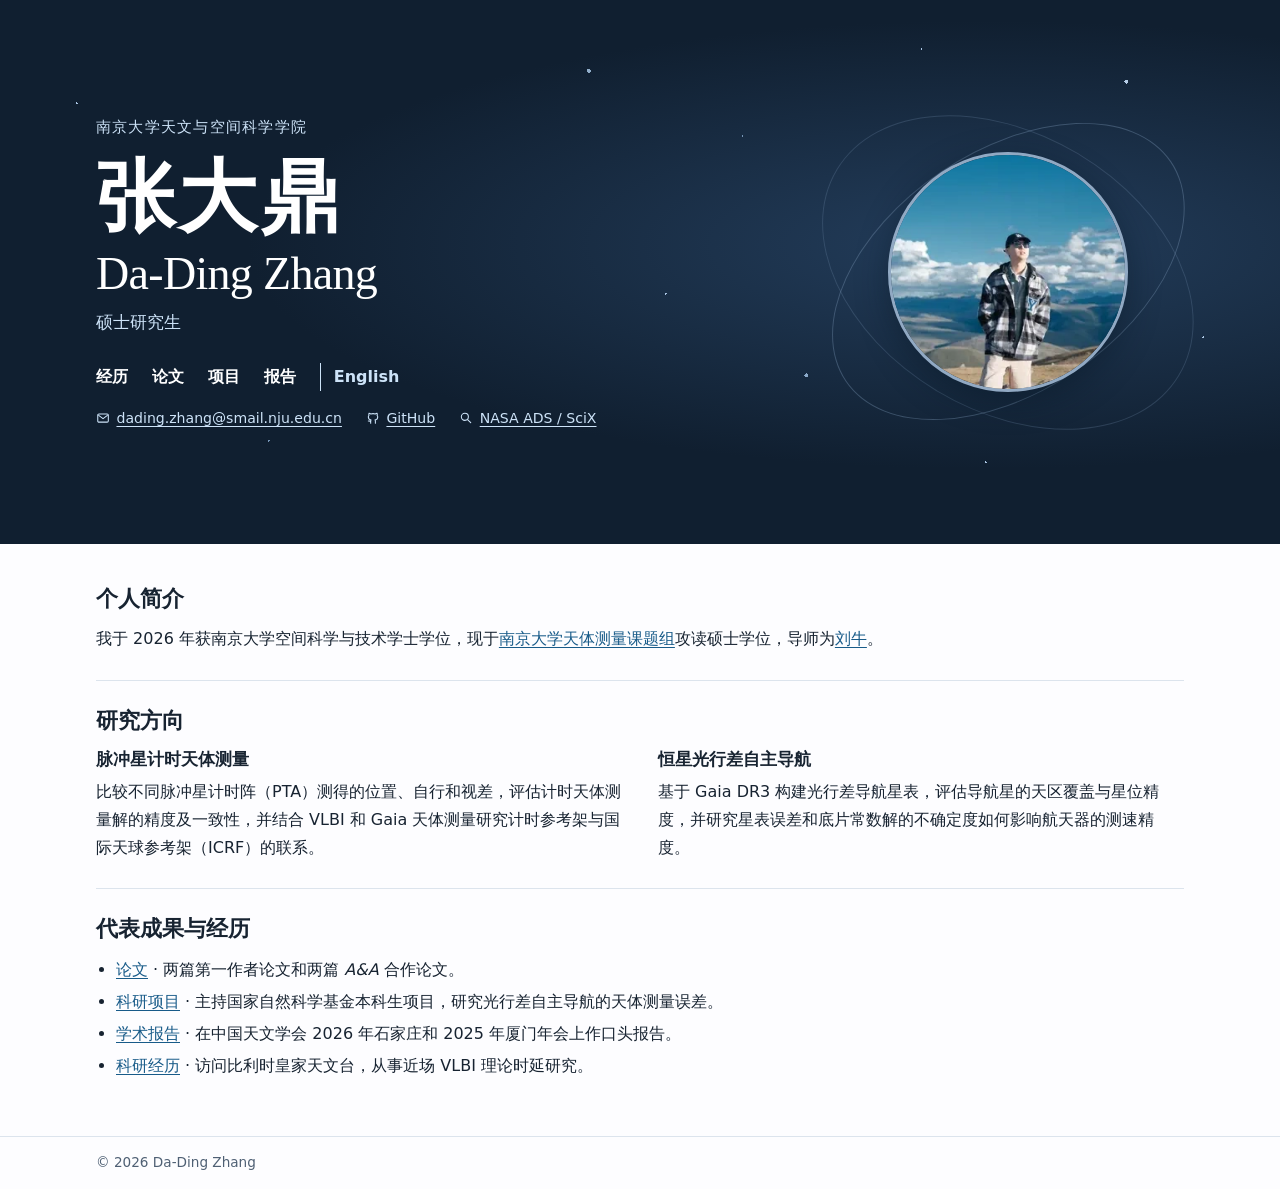
<file: index.html>
<!doctype html>
<html lang="zh-CN">
<head>
  <meta charset="utf-8">
  <meta name="viewport" content="width=device-width, initial-scale=1">
  <meta name="description" content="张大鼎，南京大学硕士研究生。研究方向为脉冲星计时天体测量与恒星光行差自主导航。">
  <link rel="canonical" href="https://zhangdading.github.io/">
  <link rel="alternate" hreflang="zh-CN" href="https://zhangdading.github.io/">
  <link rel="alternate" hreflang="en" href="https://zhangdading.github.io/en/">
  <link rel="stylesheet" href="./styles.css">
  <link rel="icon" href="./favicon.ico" type="image/x-icon">
  <meta property="og:type" content="website">
  <meta property="og:locale" content="zh_CN">
  <meta property="og:title" content="张大鼎 · Da-Ding Zhang">
  <meta property="og:description" content="张大鼎，南京大学硕士研究生。研究方向为脉冲星计时天体测量与恒星光行差自主导航。">
  <meta property="og:url" content="https://zhangdading.github.io/">
  <meta property="og:image" content="https://zhangdading.github.io/assets/share.jpg">
  <meta property="og:image:alt" content="张大鼎，南京大学">
  <meta property="og:image:width" content="1200">
  <meta property="og:image:height" content="630">
  <meta name="twitter:card" content="summary_large_image">
  <link rel="apple-touch-icon" href="./apple-touch-icon.png">
  <title>张大鼎 · Da-Ding Zhang</title>
</head>
<body>
  <a href="#content" class="skip-link">跳至正文</a>
  <header class="masthead">
    <div class="shell masthead-inner">
      <div class="identity">
        <p class="institution">南京大学天文与空间科学学院</p>
        <h1>张大鼎 <span lang="en">Da-Ding Zhang</span></h1>
        <p class="role">硕士研究生</p>
        <nav class="hero-nav" aria-label="主导航">
          <a href="./cv/">经历</a>
          <a href="./publications/">论文</a>
          <a href="./projects/">项目</a>
          <a href="./talks/">报告</a>
          <a class="language-switch" href="/en/" lang="en" hreflang="en">English</a>
        </nav>
        <div class="masthead-links meta-links">
          <a href="mailto:dading.zhang@smail.nju.edu.cn"><svg viewBox="0 0 24 24" fill="none" stroke="currentColor" stroke-width="1.8" aria-hidden="true"><rect x="3" y="5" width="18" height="14" rx="2"/><path d="m4 7 8 6 8-6"/></svg><span>dading.zhang@smail.nju.edu.cn</span></a>
          <a href="https://github.com/zhangdading"><svg viewBox="0 0 24 24" fill="none" stroke="currentColor" stroke-width="1.8" stroke-linecap="round" stroke-linejoin="round" aria-hidden="true"><path d="m8 19-2-2H4m12 4v-4a2.5 2.5 0 0 0-.7-1.7c2.4-.3 4.7-1.2 4.7-5a4 4 0 0 0-1.1-2.9A3.6 3.6 0 0 0 18.8 4s-.9-.3-3 1.1a12 12 0 0 0-7.6 0C6.1 3.7 5.2 4 5.2 4a3.6 3.6 0 0 0-.1 3.4A4 4 0 0 0 4 10.3c0 3.8 2.3 4.7 4.7 5A2.5 2.5 0 0 0 8 17v4"/></svg>GitHub</a>
          <a href="https://scixplorer.org/abs/2026Univ...12..197Z/abstract" aria-label="在 NASA ADS / SciX 查看 Universe 论文"><svg viewBox="0 0 24 24" fill="none" stroke="currentColor" stroke-width="1.8" stroke-linecap="round" aria-hidden="true"><circle cx="10" cy="10" r="6"/><path d="m15 15 5 5"/></svg>NASA ADS / SciX</a>
        </div>
      </div>
      <div class="portrait-field">
        <img class="hero-portrait" src="./assets/portrait.webp" alt="张大鼎" width="280" height="280">
      </div>
    </div>
  </header>
  <main class="shell home-content" id="content">
    <section class="intro" aria-labelledby="about">
      <h2 id="about">个人简介</h2>
      <p>我于 2026 年获南京大学空间科学与技术学士学位，现于<a href="https://njuastrometry.github.io/zh/author/%E5%BC%A0%E5%A4%A7%E9%BC%8E/">南京大学天体测量课题组</a>攻读硕士学位，导师为<a href="https://liuniu.fun/">刘牛</a>。</p>
    </section>

    <section class="research" id="research" aria-labelledby="research-title">
      <h2 id="research-title">研究方向</h2>
      <div class="research-topics">
        <section>
          <h3>脉冲星计时天体测量</h3>
          <p>比较不同脉冲星计时阵（PTA）测得的位置、自行和视差，评估计时天体测量解的精度及一致性，并结合 VLBI 和 Gaia 天体测量研究计时参考架与国际天球参考架（ICRF）的联系。</p>
        </section>
        <section>
          <h3>恒星光行差自主导航</h3>
          <p>基于 Gaia DR3 构建光行差导航星表，评估导航星的天区覆盖与星位精度，并研究星表误差和底片常数解的不确定度如何影响航天器的测速精度。</p>
        </section>
      </div>
    </section>
    <section class="highlights" aria-labelledby="highlights">
      <h2 id="highlights">代表成果与经历</h2>
      <ul>
        <li><a href="./publications/">论文</a> · 两篇第一作者论文和两篇 <i>A&amp;A</i> 合作论文。</li>
        <li><a href="./projects/#nsfc">科研项目</a> · 主持国家自然科学基金本科生项目，研究光行差自主导航的天体测量误差。</li>
        <li><a href="./talks/">学术报告</a> · 在中国天文学会 2026 年石家庄和 2025 年厦门年会上作口头报告。</li>
        <li><a href="./cv/#experience">科研经历</a> · 访问比利时皇家天文台，从事近场 VLBI 理论时延研究。</li>
      </ul>
    </section>
  </main>
  <footer class="site-footer">
    <div class="shell">© 2026 Da-Ding Zhang</div>
  </footer>
</body>
</html>
</file>
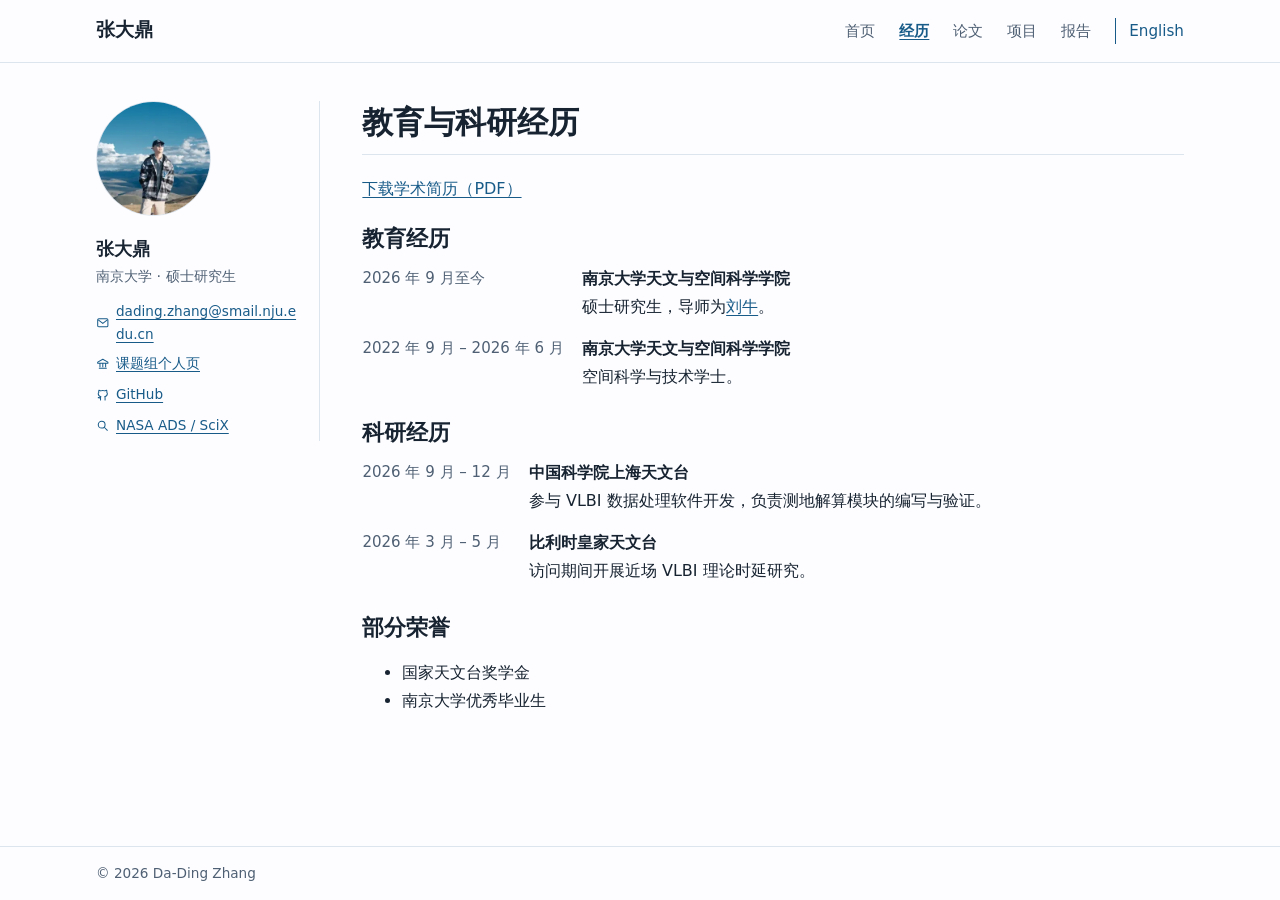
<file: cv/index.html>
<!doctype html>
<html lang="zh-CN">
<head>
  <meta charset="utf-8">
  <meta name="viewport" content="width=device-width, initial-scale=1">
  <meta name="description" content="张大鼎的教育、科研访问与 VLBI 软件开发经历。">
  <link rel="canonical" href="https://zhangdading.github.io/cv/">
  <link rel="alternate" hreflang="zh-CN" href="https://zhangdading.github.io/cv/">
  <link rel="alternate" hreflang="en" href="https://zhangdading.github.io/en/cv/">
  <link rel="stylesheet" href="../styles.css">
  <link rel="icon" href="../favicon.ico" type="image/x-icon">
  <meta property="og:type" content="website">
  <meta property="og:locale" content="zh_CN">
  <meta property="og:title" content="教育与科研经历 · 张大鼎">
  <meta property="og:description" content="张大鼎的教育、科研访问与 VLBI 软件开发经历。">
  <meta property="og:url" content="https://zhangdading.github.io/cv/">
  <meta property="og:image" content="https://zhangdading.github.io/assets/share.jpg">
  <meta property="og:image:alt" content="张大鼎，南京大学">
  <meta property="og:image:width" content="1200">
  <meta property="og:image:height" content="630">
  <meta name="twitter:card" content="summary_large_image">
  <link rel="apple-touch-icon" href="../apple-touch-icon.png">
  <title>教育与科研经历 · 张大鼎</title>
</head>
<body>
  <a href="#content" class="skip-link">跳至正文</a>
  <header class="site-header">
    <div class="shell header-inner">
      <a class="site-name" href="../">张大鼎</a>
      <nav class="site-nav" aria-label="主导航">
        <a href="../">首页</a>
        <a href="../cv/" aria-current="page">经历</a>
        <a href="../publications/">论文</a>
        <a href="../projects/">项目</a>
        <a href="../talks/">报告</a>
        <a class="language-switch" href="/en/cv/" lang="en" hreflang="en">English</a>
      </nav>
    </div>
  </header>
  <div class="shell page-layout">
    <aside class="profile" aria-label="个人信息">
      <a class="profile-home" href="../" aria-label="张大鼎 · 首页"><img src="../assets/portrait.webp" alt="张大鼎" width="128" height="128"></a>
      <p class="profile-name">张大鼎</p>
      <p class="profile-role">南京大学 · 硕士研究生</p>
      <ul class="profile-links meta-links">
        <li><a href="mailto:dading.zhang@smail.nju.edu.cn"><svg viewBox="0 0 24 24" fill="none" stroke="currentColor" stroke-width="1.8" aria-hidden="true"><rect x="3" y="5" width="18" height="14" rx="2"/><path d="m4 7 8 6 8-6"/></svg><span>dading.zhang@smail.nju.edu.cn</span></a></li>
        <li><a href="https://njuastrometry.github.io/zh/author/%E5%BC%A0%E5%A4%A7%E9%BC%8E/"><svg viewBox="0 0 24 24" fill="none" stroke="currentColor" stroke-width="1.8" stroke-linejoin="round" aria-hidden="true"><path d="m3 9 9-5 9 5v2H3zm2 11h14M7 11v7m5-7v7m5-7v7"/></svg>课题组个人页</a></li>
        <li><a href="https://github.com/zhangdading"><svg viewBox="0 0 24 24" fill="none" stroke="currentColor" stroke-width="1.8" stroke-linecap="round" stroke-linejoin="round" aria-hidden="true"><path d="m8 19-2-2H4m12 4v-4a2.5 2.5 0 0 0-.7-1.7c2.4-.3 4.7-1.2 4.7-5a4 4 0 0 0-1.1-2.9A3.6 3.6 0 0 0 18.8 4s-.9-.3-3 1.1a12 12 0 0 0-7.6 0C6.1 3.7 5.2 4 5.2 4a3.6 3.6 0 0 0-.1 3.4A4 4 0 0 0 4 10.3c0 3.8 2.3 4.7 4.7 5A2.5 2.5 0 0 0 8 17v4"/></svg>GitHub</a></li>
        <li><a href="https://scixplorer.org/abs/2026Univ...12..197Z/abstract" aria-label="在 NASA ADS / SciX 查看 Universe 论文"><svg viewBox="0 0 24 24" fill="none" stroke="currentColor" stroke-width="1.8" stroke-linecap="round" aria-hidden="true"><circle cx="10" cy="10" r="6"/><path d="m15 15 5 5"/></svg>NASA ADS / SciX</a></li>
      </ul>
    </aside>
    <main id="content" class="page-content">
      <h1>教育与科研经历</h1>
      <p class="cv-download"><a href="../assets/da-ding-zhang-cv-zh.pdf" download>下载学术简历（PDF）</a></p>

      <section aria-labelledby="education">
        <h2 id="education">教育经历</h2>
        <dl class="timeline">
          <dt>2026 年 9 月至今</dt>
          <dd><strong>南京大学天文与空间科学学院</strong><p>硕士研究生，导师为<a href="https://liuniu.fun/">刘牛</a>。</p></dd>
          <dt>2022 年 9 月 – 2026 年 6 月</dt>
          <dd><strong>南京大学天文与空间科学学院</strong><p>空间科学与技术学士。</p></dd>
        </dl>
      </section>

      <section aria-labelledby="experience">
        <h2 id="experience">科研经历</h2>
        <dl class="timeline">
          <dt>2026 年 9 月 – 12 月</dt>
          <dd><strong>中国科学院上海天文台</strong><p>参与 VLBI 数据处理软件开发，负责测地解算模块的编写与验证。</p></dd>
          <dt>2026 年 3 月 – 5 月</dt>
          <dd><strong>比利时皇家天文台</strong><p>访问期间开展近场 VLBI 理论时延研究。</p></dd>
        </dl>
      </section>
      <section aria-labelledby="honors">
        <h2 id="honors">部分荣誉</h2>
        <ul>
          <li>国家天文台奖学金</li>
          <li>南京大学优秀毕业生</li>
        </ul>
      </section>
    </main>
  </div>
  <footer class="site-footer">
    <div class="shell">© 2026 Da-Ding Zhang</div>
  </footer>
</body>
</html>
</file>
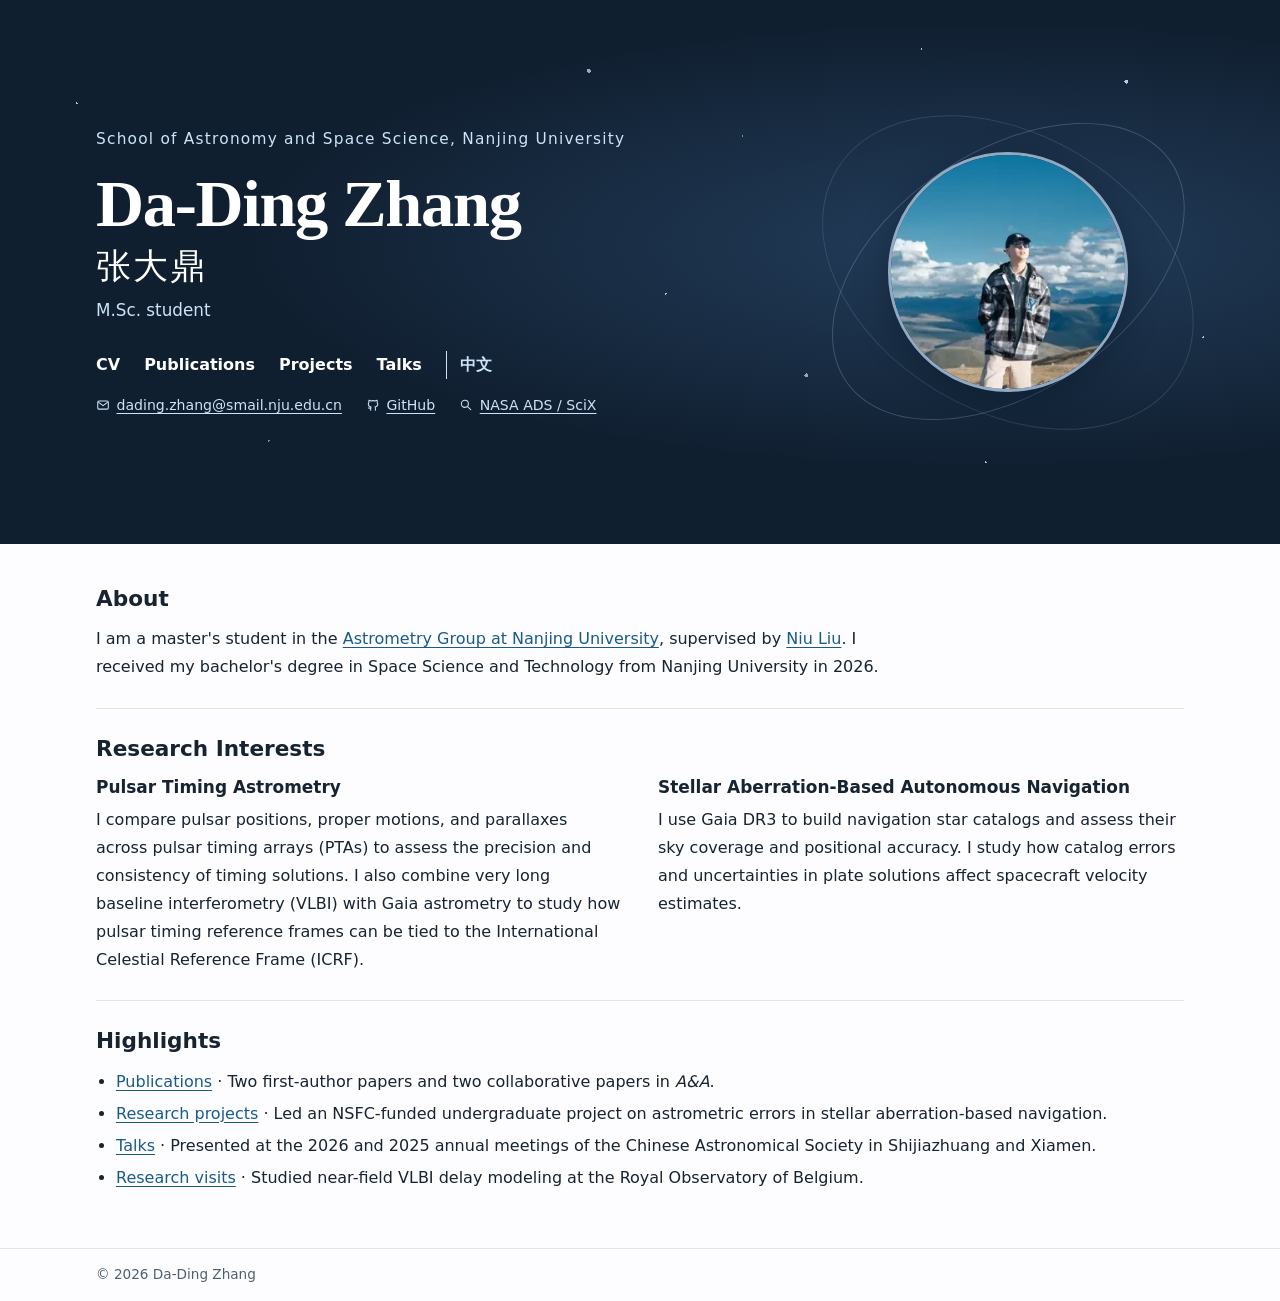
<file: en/index.html>
<!doctype html>
<html lang="en">
<head>
  <meta charset="utf-8">
  <meta name="viewport" content="width=device-width, initial-scale=1">
  <meta name="description" content="Da-Ding Zhang is a master's student at Nanjing University working on pulsar timing astrometry and stellar aberration-based autonomous navigation.">
  <link rel="canonical" href="https://zhangdading.github.io/en/">
  <link rel="alternate" hreflang="zh-CN" href="https://zhangdading.github.io/">
  <link rel="alternate" hreflang="en" href="https://zhangdading.github.io/en/">
  <link rel="stylesheet" href="../styles.css">
  <link rel="icon" href="../favicon.ico" type="image/x-icon">
  <meta property="og:type" content="website">
  <meta property="og:locale" content="en_US">
  <meta property="og:title" content="Da-Ding Zhang (张大鼎)">
  <meta property="og:description" content="Da-Ding Zhang is a master's student at Nanjing University working on pulsar timing astrometry and stellar aberration-based autonomous navigation.">
  <meta property="og:url" content="https://zhangdading.github.io/en/">
  <meta property="og:image" content="https://zhangdading.github.io/assets/share.jpg">
  <meta property="og:image:alt" content="Da-Ding Zhang, Nanjing University">
  <meta property="og:image:width" content="1200">
  <meta property="og:image:height" content="630">
  <meta name="twitter:card" content="summary_large_image">
  <link rel="apple-touch-icon" href="../apple-touch-icon.png">
  <title>Da-Ding Zhang (张大鼎)</title>
</head>
<body>
  <a href="#content" class="skip-link">Skip to content</a>
  <header class="masthead">
    <div class="shell masthead-inner">
      <div class="identity">
        <p class="institution">School of Astronomy and Space Science, Nanjing University</p>
        <h1>Da-Ding Zhang <span lang="zh-CN">张大鼎</span></h1>
        <p class="role">M.Sc. student</p>
        <nav class="hero-nav" aria-label="Main navigation">
          <a href="./cv/">CV</a>
          <a href="./publications/">Publications</a>
          <a href="./projects/">Projects</a>
          <a href="./talks/">Talks</a>
          <a class="language-switch" href="/" lang="zh-CN" hreflang="zh-CN">中文</a>
        </nav>
        <div class="masthead-links meta-links">
          <a href="mailto:dading.zhang@smail.nju.edu.cn"><svg viewBox="0 0 24 24" fill="none" stroke="currentColor" stroke-width="1.8" aria-hidden="true"><rect x="3" y="5" width="18" height="14" rx="2"/><path d="m4 7 8 6 8-6"/></svg><span>dading.zhang@smail.nju.edu.cn</span></a>
          <a href="https://github.com/zhangdading"><svg viewBox="0 0 24 24" fill="none" stroke="currentColor" stroke-width="1.8" stroke-linecap="round" stroke-linejoin="round" aria-hidden="true"><path d="m8 19-2-2H4m12 4v-4a2.5 2.5 0 0 0-.7-1.7c2.4-.3 4.7-1.2 4.7-5a4 4 0 0 0-1.1-2.9A3.6 3.6 0 0 0 18.8 4s-.9-.3-3 1.1a12 12 0 0 0-7.6 0C6.1 3.7 5.2 4 5.2 4a3.6 3.6 0 0 0-.1 3.4A4 4 0 0 0 4 10.3c0 3.8 2.3 4.7 4.7 5A2.5 2.5 0 0 0 8 17v4"/></svg>GitHub</a>
          <a href="https://scixplorer.org/abs/2026Univ...12..197Z/abstract" aria-label="View the Universe paper in NASA ADS / SciX"><svg viewBox="0 0 24 24" fill="none" stroke="currentColor" stroke-width="1.8" stroke-linecap="round" aria-hidden="true"><circle cx="10" cy="10" r="6"/><path d="m15 15 5 5"/></svg>NASA ADS / SciX</a>
        </div>
      </div>
      <div class="portrait-field">
        <img class="hero-portrait" src="../assets/portrait.webp" alt="Da-Ding Zhang" width="280" height="280">
      </div>
    </div>
  </header>
  <main class="shell home-content" id="content">
    <section class="intro" aria-labelledby="about">
      <h2 id="about">About</h2>
      <p>I am a master's student in the <a href="https://njuastrometry.github.io/en/author/da-ding-zhang/" hreflang="en">Astrometry Group at Nanjing University</a>, supervised by <a href="https://liuniu.fun/">Niu Liu</a>. I received my bachelor's degree in Space Science and Technology from Nanjing University in 2026.</p>
    </section>

    <section class="research" id="research" aria-labelledby="research-title">
      <h2 id="research-title">Research Interests</h2>
      <div class="research-topics">
        <section>
          <h3>Pulsar Timing Astrometry</h3>
          <p>I compare pulsar positions, proper motions, and parallaxes across pulsar timing arrays (PTAs) to assess the precision and consistency of timing solutions. I also combine very long baseline interferometry (VLBI) with Gaia astrometry to study how pulsar timing reference frames can be tied to the International Celestial Reference Frame (ICRF).</p>
        </section>
        <section>
          <h3>Stellar Aberration-Based Autonomous Navigation</h3>
          <p>I use Gaia DR3 to build navigation star catalogs and assess their sky coverage and positional accuracy. I study how catalog errors and uncertainties in plate solutions affect spacecraft velocity estimates.</p>
        </section>
      </div>
    </section>
    <section class="highlights" aria-labelledby="highlights">
      <h2 id="highlights">Highlights</h2>
      <ul>
        <li><a href="./publications/">Publications</a> · Two first-author papers and two collaborative papers in <i>A&amp;A</i>.</li>
        <li><a href="./projects/#nsfc">Research projects</a> · Led an NSFC-funded undergraduate project on astrometric errors in stellar aberration-based navigation.</li>
        <li><a href="./talks/">Talks</a> · Presented at the 2026 and 2025 annual meetings of the Chinese Astronomical Society in Shijiazhuang and Xiamen.</li>
        <li><a href="./cv/#experience">Research visits</a> · Studied near-field VLBI delay modeling at the Royal Observatory of Belgium.</li>
      </ul>
    </section>
  </main>
  <footer class="site-footer">
    <div class="shell">© 2026 Da-Ding Zhang</div>
  </footer>
</body>
</html>
</file>
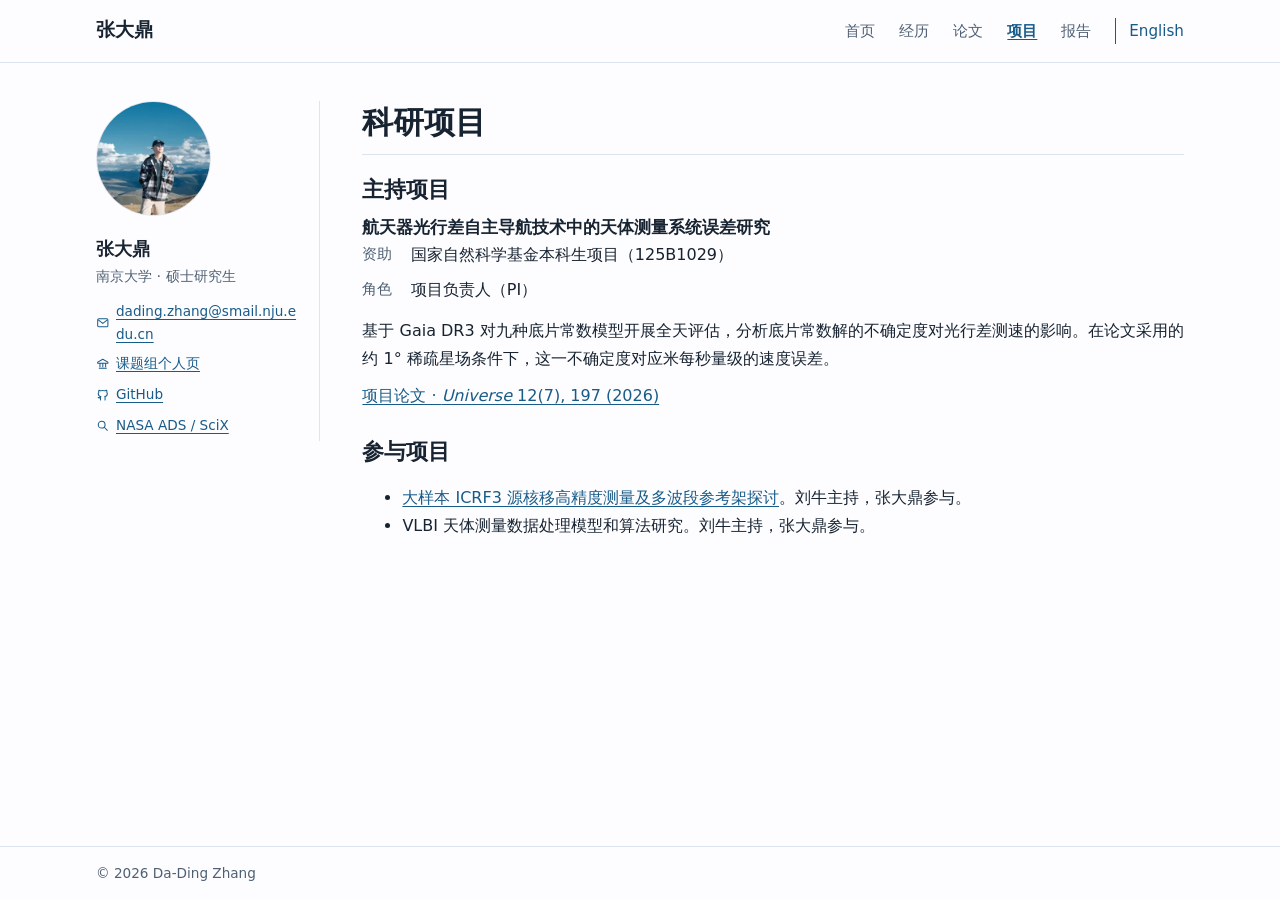
<file: projects/index.html>
<!doctype html>
<html lang="zh-CN">
<head>
  <meta charset="utf-8">
  <meta name="viewport" content="width=device-width, initial-scale=1">
  <meta name="description" content="张大鼎主持和参与的科研项目。">
  <link rel="canonical" href="https://zhangdading.github.io/projects/">
  <link rel="alternate" hreflang="zh-CN" href="https://zhangdading.github.io/projects/">
  <link rel="alternate" hreflang="en" href="https://zhangdading.github.io/en/projects/">
  <link rel="stylesheet" href="../styles.css">
  <link rel="icon" href="../favicon.ico" type="image/x-icon">
  <meta property="og:type" content="website">
  <meta property="og:locale" content="zh_CN">
  <meta property="og:title" content="科研项目 · 张大鼎">
  <meta property="og:description" content="张大鼎主持和参与的科研项目。">
  <meta property="og:url" content="https://zhangdading.github.io/projects/">
  <meta property="og:image" content="https://zhangdading.github.io/assets/share.jpg">
  <meta property="og:image:alt" content="张大鼎，南京大学">
  <meta property="og:image:width" content="1200">
  <meta property="og:image:height" content="630">
  <meta name="twitter:card" content="summary_large_image">
  <link rel="apple-touch-icon" href="../apple-touch-icon.png">
  <title>科研项目 · 张大鼎</title>
</head>
<body>
  <a href="#content" class="skip-link">跳至正文</a>
  <header class="site-header">
    <div class="shell header-inner">
      <a class="site-name" href="../">张大鼎</a>
      <nav class="site-nav" aria-label="主导航">
        <a href="../">首页</a>
        <a href="../cv/">经历</a>
        <a href="../publications/">论文</a>
        <a href="../projects/" aria-current="page">项目</a>
        <a href="../talks/">报告</a>
        <a class="language-switch" href="/en/projects/" lang="en" hreflang="en">English</a>
      </nav>
    </div>
  </header>
  <div class="shell page-layout">
    <aside class="profile" aria-label="个人信息">
      <a class="profile-home" href="../" aria-label="张大鼎 · 首页"><img src="../assets/portrait.webp" alt="张大鼎" width="128" height="128"></a>
      <p class="profile-name">张大鼎</p>
      <p class="profile-role">南京大学 · 硕士研究生</p>
      <ul class="profile-links meta-links">
        <li><a href="mailto:dading.zhang@smail.nju.edu.cn"><svg viewBox="0 0 24 24" fill="none" stroke="currentColor" stroke-width="1.8" aria-hidden="true"><rect x="3" y="5" width="18" height="14" rx="2"/><path d="m4 7 8 6 8-6"/></svg><span>dading.zhang@smail.nju.edu.cn</span></a></li>
        <li><a href="https://njuastrometry.github.io/zh/author/%E5%BC%A0%E5%A4%A7%E9%BC%8E/"><svg viewBox="0 0 24 24" fill="none" stroke="currentColor" stroke-width="1.8" stroke-linejoin="round" aria-hidden="true"><path d="m3 9 9-5 9 5v2H3zm2 11h14M7 11v7m5-7v7m5-7v7"/></svg>课题组个人页</a></li>
        <li><a href="https://github.com/zhangdading"><svg viewBox="0 0 24 24" fill="none" stroke="currentColor" stroke-width="1.8" stroke-linecap="round" stroke-linejoin="round" aria-hidden="true"><path d="m8 19-2-2H4m12 4v-4a2.5 2.5 0 0 0-.7-1.7c2.4-.3 4.7-1.2 4.7-5a4 4 0 0 0-1.1-2.9A3.6 3.6 0 0 0 18.8 4s-.9-.3-3 1.1a12 12 0 0 0-7.6 0C6.1 3.7 5.2 4 5.2 4a3.6 3.6 0 0 0-.1 3.4A4 4 0 0 0 4 10.3c0 3.8 2.3 4.7 4.7 5A2.5 2.5 0 0 0 8 17v4"/></svg>GitHub</a></li>
        <li><a href="https://scixplorer.org/abs/2026Univ...12..197Z/abstract" aria-label="在 NASA ADS / SciX 查看 Universe 论文"><svg viewBox="0 0 24 24" fill="none" stroke="currentColor" stroke-width="1.8" stroke-linecap="round" aria-hidden="true"><circle cx="10" cy="10" r="6"/><path d="m15 15 5 5"/></svg>NASA ADS / SciX</a></li>
      </ul>
    </aside>
    <main id="content" class="page-content">
      <h1>科研项目</h1>

      <section aria-labelledby="lead-projects">
        <h2 id="lead-projects">主持项目</h2>
        <article id="nsfc">
          <h3>航天器光行差自主导航技术中的天体测量系统误差研究</h3>
          <dl class="details">
            <dt>资助</dt>
            <dd>国家自然科学基金本科生项目（125B1029）</dd>
            <dt>角色</dt>
            <dd>项目负责人（PI）</dd>
          </dl>
          <p>基于 Gaia DR3 对九种底片常数模型开展全天评估，分析底片常数解的不确定度对光行差测速的影响。在论文采用的约 1° 稀疏星场条件下，这一不确定度对应米每秒量级的速度误差。</p>
          <p><a href="https://doi.org/10.3390/universe12070197">项目论文 · <i lang="en">Universe</i> 12(7), 197 (2026)</a></p>
        </article>
      </section>

      <section aria-labelledby="participating-projects">
        <h2 id="participating-projects">参与项目</h2>
        <ul>
          <li><a href="https://njuastrometry.github.io/zh/project/2025-nsfc-general-program/">大样本 ICRF3 源核移高精度测量及多波段参考架探讨</a>。刘牛主持，张大鼎参与。</li>
          <li>VLBI 天体测量数据处理模型和算法研究。刘牛主持，张大鼎参与。</li>
        </ul>
      </section>
    </main>
  </div>
  <footer class="site-footer">
    <div class="shell">© 2026 Da-Ding Zhang</div>
  </footer>
</body>
</html>
</file>
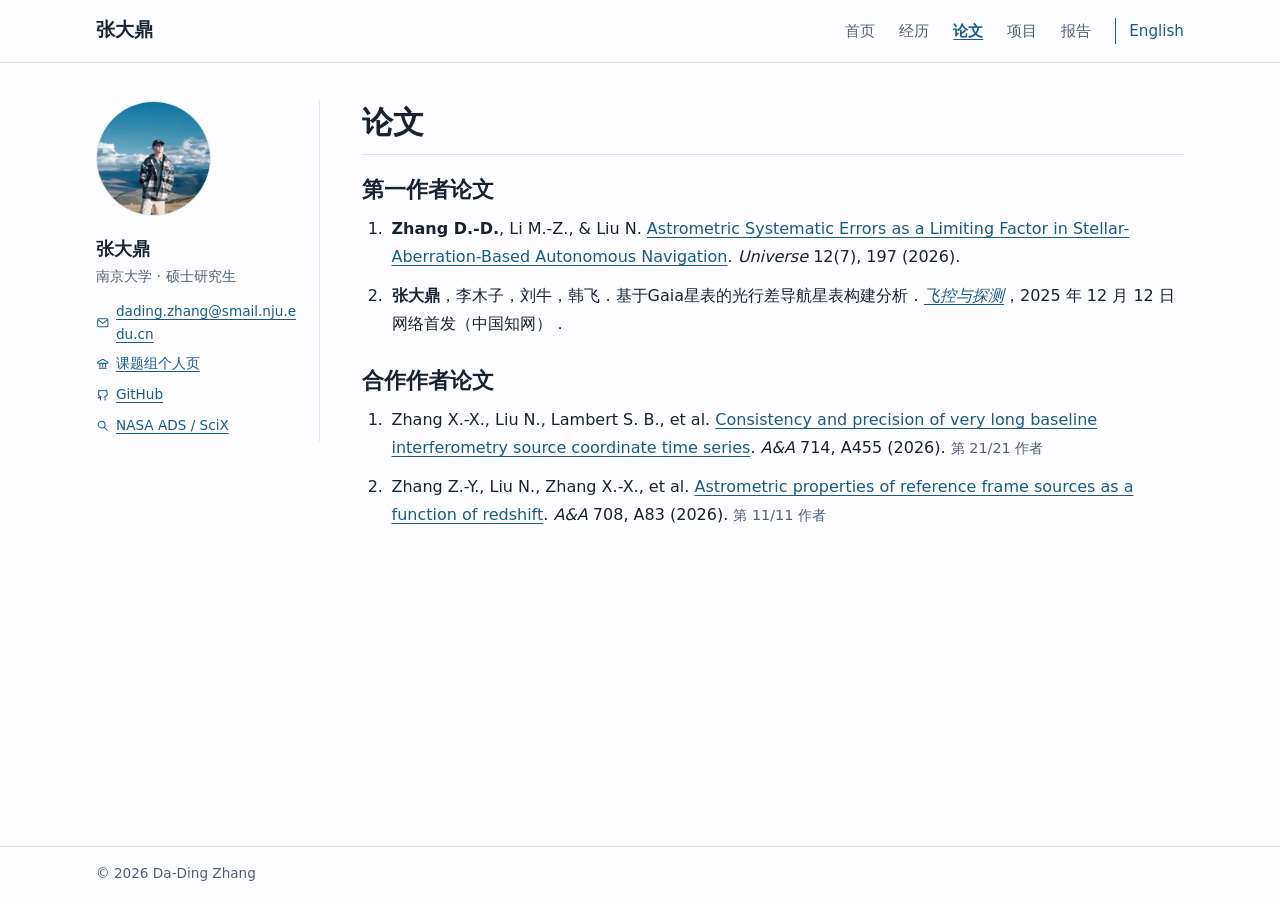
<file: publications/index.html>
<!doctype html>
<html lang="zh-CN">
<head>
  <meta charset="utf-8">
  <meta name="viewport" content="width=device-width, initial-scale=1">
  <meta name="description" content="张大鼎的第一作者论文与合作论文。">
  <link rel="canonical" href="https://zhangdading.github.io/publications/">
  <link rel="alternate" hreflang="zh-CN" href="https://zhangdading.github.io/publications/">
  <link rel="alternate" hreflang="en" href="https://zhangdading.github.io/en/publications/">
  <link rel="stylesheet" href="../styles.css">
  <link rel="icon" href="../favicon.ico" type="image/x-icon">
  <meta property="og:type" content="website">
  <meta property="og:locale" content="zh_CN">
  <meta property="og:title" content="论文 · 张大鼎">
  <meta property="og:description" content="张大鼎的第一作者论文与合作论文。">
  <meta property="og:url" content="https://zhangdading.github.io/publications/">
  <meta property="og:image" content="https://zhangdading.github.io/assets/share.jpg">
  <meta property="og:image:alt" content="张大鼎，南京大学">
  <meta property="og:image:width" content="1200">
  <meta property="og:image:height" content="630">
  <meta name="twitter:card" content="summary_large_image">
  <link rel="apple-touch-icon" href="../apple-touch-icon.png">
  <title>论文 · 张大鼎</title>
</head>
<body>
  <a href="#content" class="skip-link">跳至正文</a>
  <header class="site-header">
    <div class="shell header-inner">
      <a class="site-name" href="../">张大鼎</a>
      <nav class="site-nav" aria-label="主导航">
        <a href="../">首页</a>
        <a href="../cv/">经历</a>
        <a href="../publications/" aria-current="page">论文</a>
        <a href="../projects/">项目</a>
        <a href="../talks/">报告</a>
        <a class="language-switch" href="/en/publications/" lang="en" hreflang="en">English</a>
      </nav>
    </div>
  </header>
  <div class="shell page-layout">
    <aside class="profile" aria-label="个人信息">
      <a class="profile-home" href="../" aria-label="张大鼎 · 首页"><img src="../assets/portrait.webp" alt="张大鼎" width="128" height="128"></a>
      <p class="profile-name">张大鼎</p>
      <p class="profile-role">南京大学 · 硕士研究生</p>
      <ul class="profile-links meta-links">
        <li><a href="mailto:dading.zhang@smail.nju.edu.cn"><svg viewBox="0 0 24 24" fill="none" stroke="currentColor" stroke-width="1.8" aria-hidden="true"><rect x="3" y="5" width="18" height="14" rx="2"/><path d="m4 7 8 6 8-6"/></svg><span>dading.zhang@smail.nju.edu.cn</span></a></li>
        <li><a href="https://njuastrometry.github.io/zh/author/%E5%BC%A0%E5%A4%A7%E9%BC%8E/"><svg viewBox="0 0 24 24" fill="none" stroke="currentColor" stroke-width="1.8" stroke-linejoin="round" aria-hidden="true"><path d="m3 9 9-5 9 5v2H3zm2 11h14M7 11v7m5-7v7m5-7v7"/></svg>课题组个人页</a></li>
        <li><a href="https://github.com/zhangdading"><svg viewBox="0 0 24 24" fill="none" stroke="currentColor" stroke-width="1.8" stroke-linecap="round" stroke-linejoin="round" aria-hidden="true"><path d="m8 19-2-2H4m12 4v-4a2.5 2.5 0 0 0-.7-1.7c2.4-.3 4.7-1.2 4.7-5a4 4 0 0 0-1.1-2.9A3.6 3.6 0 0 0 18.8 4s-.9-.3-3 1.1a12 12 0 0 0-7.6 0C6.1 3.7 5.2 4 5.2 4a3.6 3.6 0 0 0-.1 3.4A4 4 0 0 0 4 10.3c0 3.8 2.3 4.7 4.7 5A2.5 2.5 0 0 0 8 17v4"/></svg>GitHub</a></li>
        <li><a href="https://scixplorer.org/abs/2026Univ...12..197Z/abstract" aria-label="在 NASA ADS / SciX 查看 Universe 论文"><svg viewBox="0 0 24 24" fill="none" stroke="currentColor" stroke-width="1.8" stroke-linecap="round" aria-hidden="true"><circle cx="10" cy="10" r="6"/><path d="m15 15 5 5"/></svg>NASA ADS / SciX</a></li>
      </ul>
    </aside>
    <main id="content" class="page-content">
      <h1>论文</h1>

      <section aria-labelledby="first-author">
        <h2 id="first-author">第一作者论文</h2>
        <ol class="citations">
          <li lang="en"><strong>Zhang D.-D.</strong>, Li M.-Z., &amp; Liu N. <a href="https://doi.org/10.3390/universe12070197">Astrometric Systematic Errors as a Limiting Factor in Stellar-Aberration-Based Autonomous Navigation</a>. <cite>Universe</cite> 12(7), 197 (2026).</li>
          <li><strong>张大鼎</strong>，李木子，刘牛，韩飞．基于Gaia星表的光行差导航星表构建分析．<cite><a href="https://www.spacejournal.cn/fkytc/" aria-label="飞控与探测期刊主页">飞控与探测</a></cite>，2025 年 12 月 12 日网络首发（中国知网）．</li>
        </ol>
      </section>

      <section aria-labelledby="coauthor">
        <h2 id="coauthor">合作作者论文</h2>
        <ol class="citations">
          <li><span lang="en">Zhang X.-X., Liu N., Lambert S. B., et al. <a href="https://doi.org/10.1051/0004-6361/202661431">Consistency and precision of very long baseline interferometry source coordinate time series</a>. <cite>A&amp;A</cite> 714, A455 (2026).</span> <span class="author-note">第 21/21 作者</span></li>
          <li><span lang="en">Zhang Z.-Y., Liu N., Zhang X.-X., et al. <a href="https://doi.org/10.1051/0004-6361/202558731">Astrometric properties of reference frame sources as a function of redshift</a>. <cite>A&amp;A</cite> 708, A83 (2026).</span> <span class="author-note">第 11/11 作者</span></li>
        </ol>
      </section>
    </main>
  </div>
  <footer class="site-footer">
    <div class="shell">© 2026 Da-Ding Zhang</div>
  </footer>
</body>
</html>
</file>
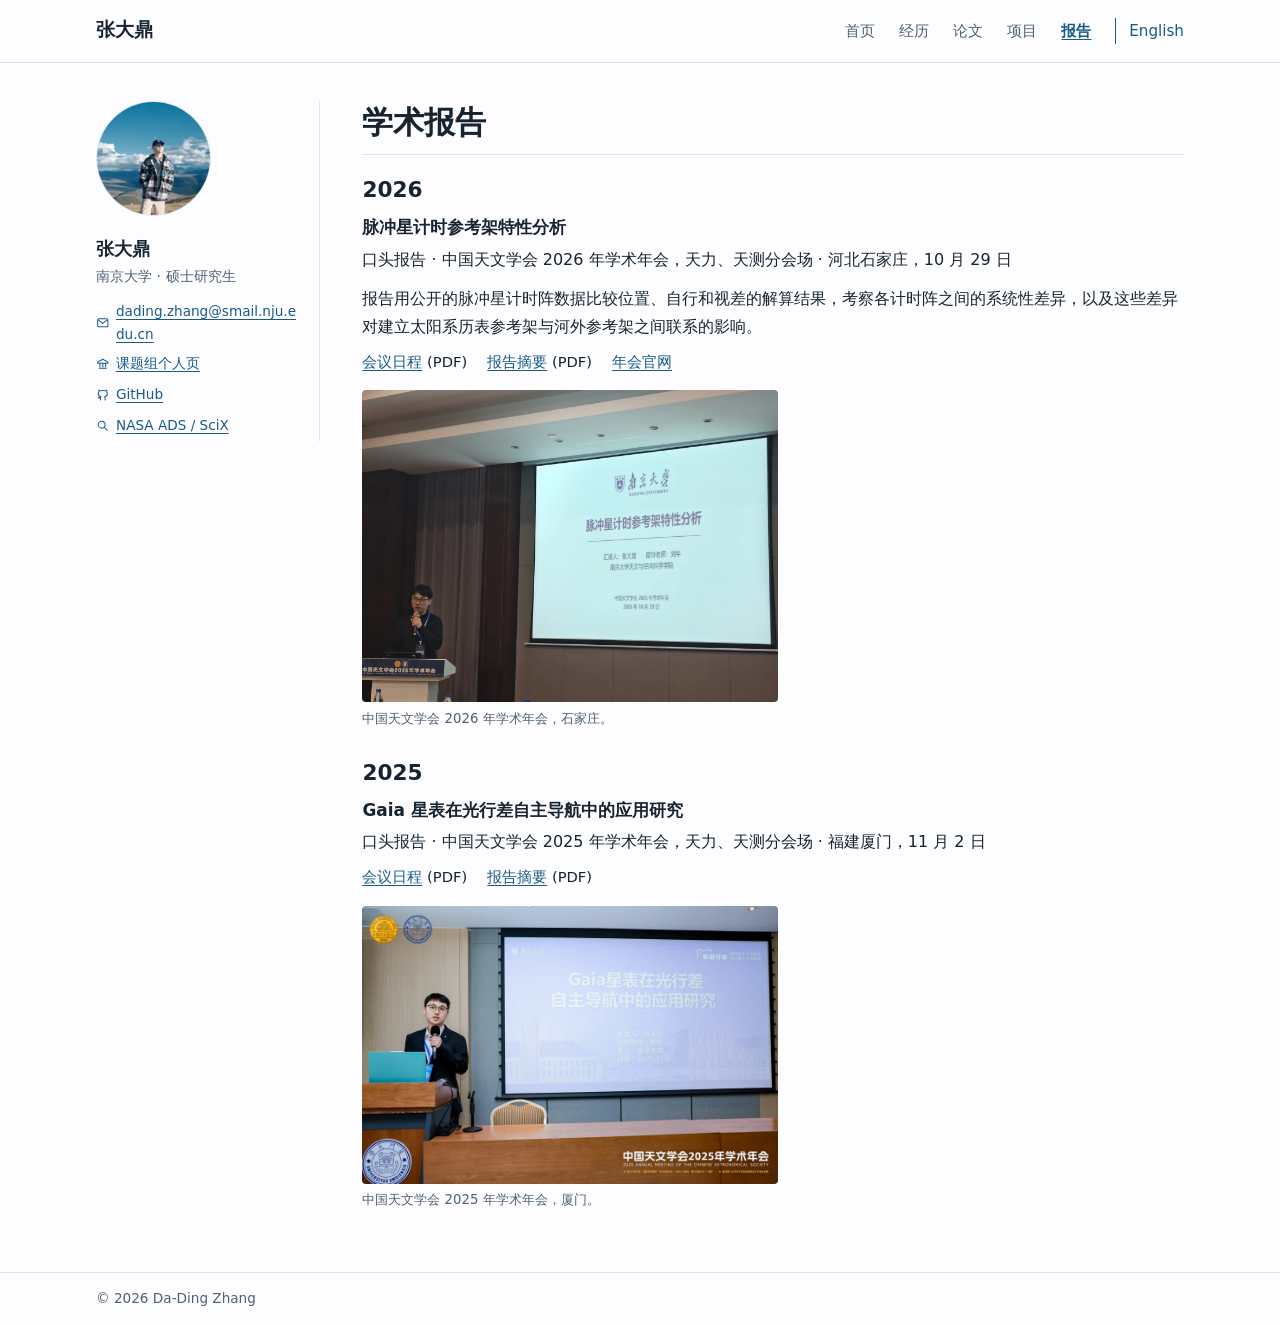
<file: talks/index.html>
<!doctype html>
<html lang="zh-CN">
<head>
  <meta charset="utf-8">
  <meta name="viewport" content="width=device-width, initial-scale=1">
  <meta name="description" content="张大鼎在中国天文学会 2026 年与 2025 年学术年会的口头报告。">
  <link rel="canonical" href="https://zhangdading.github.io/talks/">
  <link rel="alternate" hreflang="zh-CN" href="https://zhangdading.github.io/talks/">
  <link rel="alternate" hreflang="en" href="https://zhangdading.github.io/en/talks/">
  <link rel="stylesheet" href="../styles.css">
  <link rel="icon" href="../favicon.ico" type="image/x-icon">
  <meta property="og:type" content="website">
  <meta property="og:locale" content="zh_CN">
  <meta property="og:title" content="学术报告 · 张大鼎">
  <meta property="og:description" content="张大鼎在中国天文学会 2026 年与 2025 年学术年会的口头报告。">
  <meta property="og:url" content="https://zhangdading.github.io/talks/">
  <meta property="og:image" content="https://zhangdading.github.io/assets/share.jpg">
  <meta property="og:image:alt" content="张大鼎，南京大学">
  <meta property="og:image:width" content="1200">
  <meta property="og:image:height" content="630">
  <meta name="twitter:card" content="summary_large_image">
  <link rel="apple-touch-icon" href="../apple-touch-icon.png">
  <title>学术报告 · 张大鼎</title>
</head>
<body>
  <a href="#content" class="skip-link">跳至正文</a>
  <header class="site-header">
    <div class="shell header-inner">
      <a class="site-name" href="../">张大鼎</a>
      <nav class="site-nav" aria-label="主导航">
        <a href="../">首页</a>
        <a href="../cv/">经历</a>
        <a href="../publications/">论文</a>
        <a href="../projects/">项目</a>
        <a href="../talks/" aria-current="page">报告</a>
        <a class="language-switch" href="/en/talks/" lang="en" hreflang="en">English</a>
      </nav>
    </div>
  </header>
  <div class="shell page-layout">
    <aside class="profile" aria-label="个人信息">
      <a class="profile-home" href="../" aria-label="张大鼎 · 首页"><img src="../assets/portrait.webp" alt="张大鼎" width="128" height="128"></a>
      <p class="profile-name">张大鼎</p>
      <p class="profile-role">南京大学 · 硕士研究生</p>
      <ul class="profile-links meta-links">
        <li><a href="mailto:dading.zhang@smail.nju.edu.cn"><svg viewBox="0 0 24 24" fill="none" stroke="currentColor" stroke-width="1.8" aria-hidden="true"><rect x="3" y="5" width="18" height="14" rx="2"/><path d="m4 7 8 6 8-6"/></svg><span>dading.zhang@smail.nju.edu.cn</span></a></li>
        <li><a href="https://njuastrometry.github.io/zh/author/%E5%BC%A0%E5%A4%A7%E9%BC%8E/"><svg viewBox="0 0 24 24" fill="none" stroke="currentColor" stroke-width="1.8" stroke-linejoin="round" aria-hidden="true"><path d="m3 9 9-5 9 5v2H3zm2 11h14M7 11v7m5-7v7m5-7v7"/></svg>课题组个人页</a></li>
        <li><a href="https://github.com/zhangdading"><svg viewBox="0 0 24 24" fill="none" stroke="currentColor" stroke-width="1.8" stroke-linecap="round" stroke-linejoin="round" aria-hidden="true"><path d="m8 19-2-2H4m12 4v-4a2.5 2.5 0 0 0-.7-1.7c2.4-.3 4.7-1.2 4.7-5a4 4 0 0 0-1.1-2.9A3.6 3.6 0 0 0 18.8 4s-.9-.3-3 1.1a12 12 0 0 0-7.6 0C6.1 3.7 5.2 4 5.2 4a3.6 3.6 0 0 0-.1 3.4A4 4 0 0 0 4 10.3c0 3.8 2.3 4.7 4.7 5A2.5 2.5 0 0 0 8 17v4"/></svg>GitHub</a></li>
        <li><a href="https://scixplorer.org/abs/2026Univ...12..197Z/abstract" aria-label="在 NASA ADS / SciX 查看 Universe 论文"><svg viewBox="0 0 24 24" fill="none" stroke="currentColor" stroke-width="1.8" stroke-linecap="round" aria-hidden="true"><circle cx="10" cy="10" r="6"/><path d="m15 15 5 5"/></svg>NASA ADS / SciX</a></li>
      </ul>
    </aside>
    <main id="content" class="page-content">
      <h1>学术报告</h1>

      <section aria-labelledby="year-2026">
        <h2 id="year-2026">2026</h2>
        <article class="talk" id="talk-2026">
          <h3>脉冲星计时参考架特性分析</h3>
          <p>口头报告 · 中国天文学会 2026 年学术年会，天力、天测分会场 · 河北石家庄，<time datetime="2026-10-29">10 月 29 日</time></p>
          <p class="talk-summary">报告用公开的脉冲星计时阵数据比较位置、自行和视差的解算结果，考察各计时阵之间的系统性差异，以及这些差异对建立太阳系历表参考架与河外参考架之间联系的影响。</p>
          <ul class="document-links">
            <li><a href="https://oss.bj-dx-dzqywjd-hlw-icp.inspurcloudoss.com:6063/nianhuichangjing-zhengshi/xshy/1792983445780_04639a1d6b1d4141ba8becf3046d8926.pdf#page=17">会议日程</a> (PDF)</li>
            <li><a href="https://oss.bj-dx-dzqywjd-hlw-icp.inspurcloudoss.com:6063/nianhuichangjing-zhengshi/xshy/1792983450838_12efbcb8a8704891b41ed0bc5e225d6c.pdf#page=109">报告摘要</a> (PDF)</li>
            <li><a href="https://hybg.cast.org.cn/article?id=58071&amp;pid=0&amp;article_id=132354&amp;menuId=37121">年会官网</a></li>
          </ul>
          <figure class="talk-photo">
            <a href="../assets/conference-2026.webp" aria-label="查看 2026 年石家庄年会报告现场照片大图">
              <img src="../assets/conference-2026.webp" alt="张大鼎在中国天文学会 2026 年学术年会上作《脉冲星计时参考架特性分析》报告" width="1440" height="1080" loading="lazy">
            </a>
            <figcaption>中国天文学会 2026 年学术年会，石家庄。</figcaption>
          </figure>
        </article>
      </section>

      <section aria-labelledby="year-2025">
        <h2 id="year-2025">2025</h2>
        <article class="talk" id="talk-2025">
          <h3>Gaia 星表在光行差自主导航中的应用研究</h3>
          <p>口头报告 · 中国天文学会 2025 年学术年会，天力、天测分会场 · 福建厦门，<time datetime="2025-11-02">11 月 2 日</time></p>
          <ul class="document-links">
            <li><a href="https://2025casmeeting.casconf.cn/static/1940323105373294592/pages/file/d2f5a907db924ab983798ff632139dfb.pdf">会议日程</a> (PDF)</li>
            <li><a href="https://2025casmeeting.casconf.cn/static/1940323105373294592/pages/file/4448334a334d4945a6ad46345ed9928d.pdf">报告摘要</a> (PDF)</li>
          </ul>
          <figure class="talk-photo">
            <a href="../assets/conference-2025.webp">
              <img src="../assets/conference-2025.webp" alt="张大鼎在中国天文学会 2025 年学术年会上作报告" width="960" height="640" loading="lazy">
            </a>
            <figcaption>中国天文学会 2025 年学术年会，厦门。</figcaption>
          </figure>
        </article>
      </section>
    </main>
  </div>
  <footer class="site-footer">
    <div class="shell">© 2026 Da-Ding Zhang</div>
  </footer>
</body>
</html>
</file>
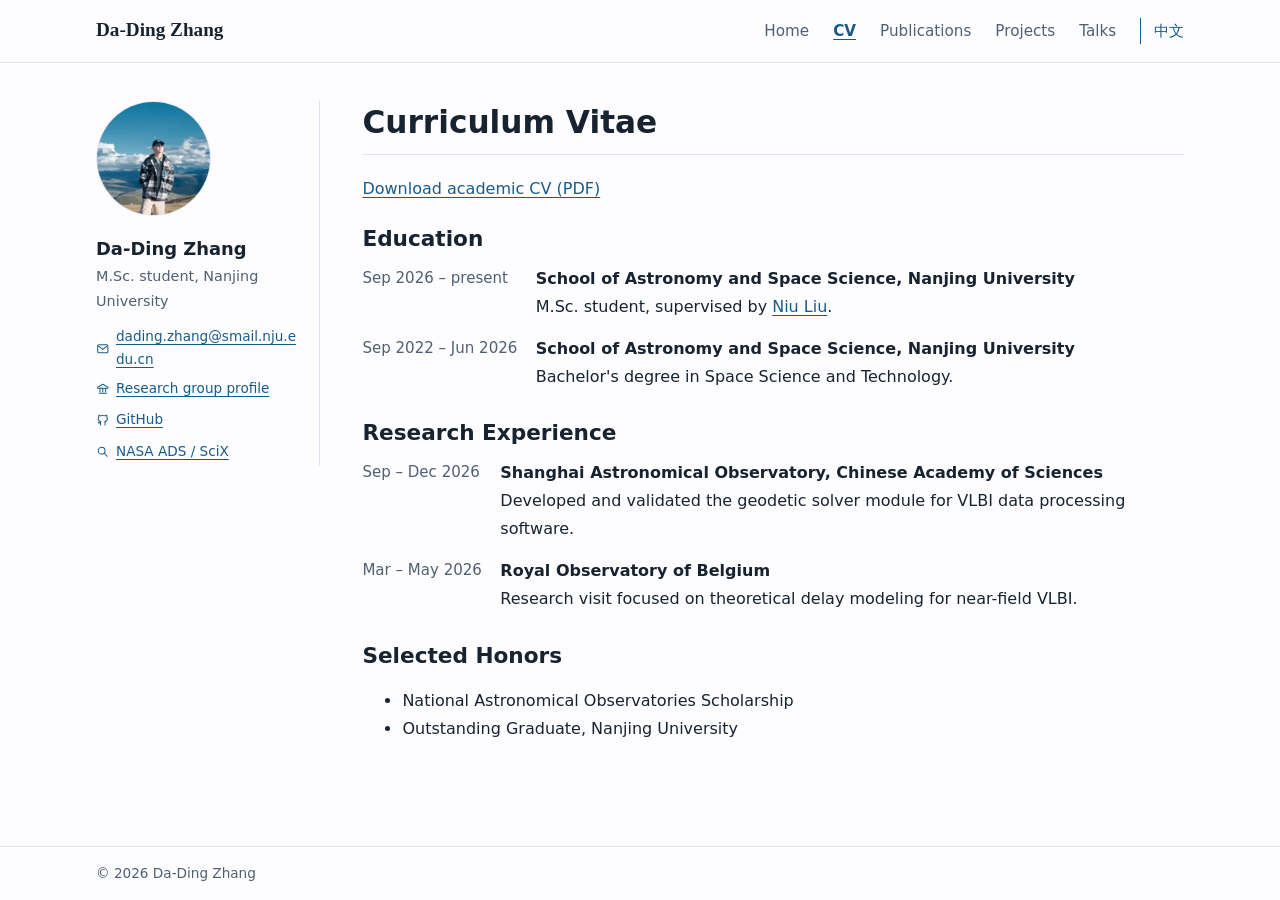
<file: en/cv/index.html>
<!doctype html>
<html lang="en">
<head>
  <meta charset="utf-8">
  <meta name="viewport" content="width=device-width, initial-scale=1">
  <meta name="description" content="Education, research visits, and VLBI software development experience of Da-Ding Zhang.">
  <link rel="canonical" href="https://zhangdading.github.io/en/cv/">
  <link rel="alternate" hreflang="zh-CN" href="https://zhangdading.github.io/cv/">
  <link rel="alternate" hreflang="en" href="https://zhangdading.github.io/en/cv/">
  <link rel="stylesheet" href="../../styles.css">
  <link rel="icon" href="../../favicon.ico" type="image/x-icon">
  <meta property="og:type" content="website">
  <meta property="og:locale" content="en_US">
  <meta property="og:title" content="Curriculum Vitae · Da-Ding Zhang">
  <meta property="og:description" content="Education, research visits, and VLBI software development experience of Da-Ding Zhang.">
  <meta property="og:url" content="https://zhangdading.github.io/en/cv/">
  <meta property="og:image" content="https://zhangdading.github.io/assets/share.jpg">
  <meta property="og:image:alt" content="Da-Ding Zhang, Nanjing University">
  <meta property="og:image:width" content="1200">
  <meta property="og:image:height" content="630">
  <meta name="twitter:card" content="summary_large_image">
  <link rel="apple-touch-icon" href="../../apple-touch-icon.png">
  <title>Curriculum Vitae · Da-Ding Zhang</title>
</head>
<body>
  <a href="#content" class="skip-link">Skip to content</a>
  <header class="site-header">
    <div class="shell header-inner">
      <a class="site-name" href="../">Da-Ding Zhang</a>
      <nav class="site-nav" aria-label="Main navigation">
          <a href="../">Home</a>
          <a href="../cv/" aria-current="page">CV</a>
          <a href="../publications/">Publications</a>
          <a href="../projects/">Projects</a>
          <a href="../talks/">Talks</a>
          <a class="language-switch" href="/cv/" lang="zh-CN" hreflang="zh-CN">中文</a>
      </nav>
    </div>
  </header>
  <div class="shell page-layout">
    <aside class="profile" aria-label="Profile">
      <a class="profile-home" href="../" aria-label="Da-Ding Zhang, home"><img src="../../assets/portrait.webp" alt="Da-Ding Zhang" width="128" height="128"></a>
      <p class="profile-name">Da-Ding Zhang</p>
      <p class="profile-role">M.Sc. student, Nanjing University</p>
      <ul class="profile-links meta-links">
        <li><a href="mailto:dading.zhang@smail.nju.edu.cn"><svg viewBox="0 0 24 24" fill="none" stroke="currentColor" stroke-width="1.8" aria-hidden="true"><rect x="3" y="5" width="18" height="14" rx="2"/><path d="m4 7 8 6 8-6"/></svg><span>dading.zhang@smail.nju.edu.cn</span></a></li>
        <li><a href="https://njuastrometry.github.io/en/author/da-ding-zhang/" hreflang="en"><svg viewBox="0 0 24 24" fill="none" stroke="currentColor" stroke-width="1.8" stroke-linejoin="round" aria-hidden="true"><path d="m3 9 9-5 9 5v2H3zm2 11h14M7 11v7m5-7v7m5-7v7"/></svg>Research group profile</a></li>
        <li><a href="https://github.com/zhangdading"><svg viewBox="0 0 24 24" fill="none" stroke="currentColor" stroke-width="1.8" stroke-linecap="round" stroke-linejoin="round" aria-hidden="true"><path d="m8 19-2-2H4m12 4v-4a2.5 2.5 0 0 0-.7-1.7c2.4-.3 4.7-1.2 4.7-5a4 4 0 0 0-1.1-2.9A3.6 3.6 0 0 0 18.8 4s-.9-.3-3 1.1a12 12 0 0 0-7.6 0C6.1 3.7 5.2 4 5.2 4a3.6 3.6 0 0 0-.1 3.4A4 4 0 0 0 4 10.3c0 3.8 2.3 4.7 4.7 5A2.5 2.5 0 0 0 8 17v4"/></svg>GitHub</a></li>
        <li><a href="https://scixplorer.org/abs/2026Univ...12..197Z/abstract" aria-label="View the Universe paper in NASA ADS / SciX"><svg viewBox="0 0 24 24" fill="none" stroke="currentColor" stroke-width="1.8" stroke-linecap="round" aria-hidden="true"><circle cx="10" cy="10" r="6"/><path d="m15 15 5 5"/></svg>NASA ADS / SciX</a></li>
      </ul>
    </aside>
    <main id="content" class="page-content">
      <h1>Curriculum Vitae</h1>
      <p class="cv-download"><a href="../../assets/da-ding-zhang-cv-en.pdf" download>Download academic CV (PDF)</a></p>

      <section aria-labelledby="education">
        <h2 id="education">Education</h2>
        <dl class="timeline">
          <dt>Sep 2026 – present</dt>
          <dd><strong>School of Astronomy and Space Science, Nanjing University</strong><p>M.Sc. student, supervised by <a href="https://liuniu.fun/">Niu Liu</a>.</p></dd>
          <dt>Sep 2022 – Jun 2026</dt>
          <dd><strong>School of Astronomy and Space Science, Nanjing University</strong><p>Bachelor's degree in Space Science and Technology.</p></dd>
        </dl>
      </section>

      <section aria-labelledby="experience">
        <h2 id="experience">Research Experience</h2>
        <dl class="timeline">
          <dt>Sep – Dec 2026</dt>
          <dd><strong>Shanghai Astronomical Observatory, Chinese Academy of Sciences</strong><p>Developed and validated the geodetic solver module for VLBI data processing software.</p></dd>
          <dt>Mar – May 2026</dt>
          <dd><strong>Royal Observatory of Belgium</strong><p>Research visit focused on theoretical delay modeling for near-field VLBI.</p></dd>
        </dl>
      </section>
      <section aria-labelledby="honors">
        <h2 id="honors">Selected Honors</h2>
        <ul>
          <li>National Astronomical Observatories Scholarship</li>
          <li>Outstanding Graduate, Nanjing University</li>
        </ul>
      </section>
    </main>
  </div>
  <footer class="site-footer">
    <div class="shell">© 2026 Da-Ding Zhang</div>
  </footer>
</body>
</html>
</file>
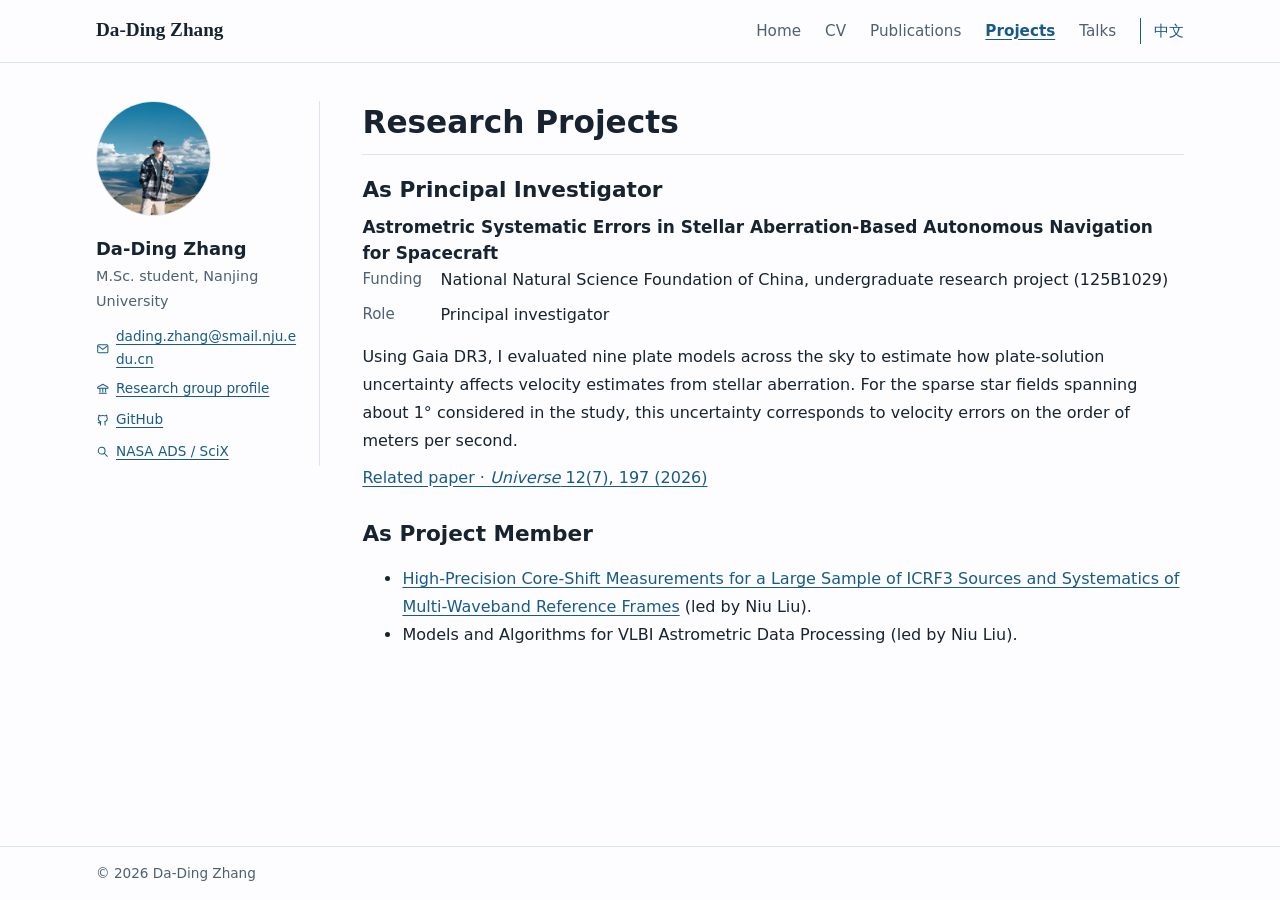
<file: en/projects/index.html>
<!doctype html>
<html lang="en">
<head>
  <meta charset="utf-8">
  <meta name="viewport" content="width=device-width, initial-scale=1">
  <meta name="description" content="Research projects led by or involving Da-Ding Zhang.">
  <link rel="canonical" href="https://zhangdading.github.io/en/projects/">
  <link rel="alternate" hreflang="zh-CN" href="https://zhangdading.github.io/projects/">
  <link rel="alternate" hreflang="en" href="https://zhangdading.github.io/en/projects/">
  <link rel="stylesheet" href="../../styles.css">
  <link rel="icon" href="../../favicon.ico" type="image/x-icon">
  <meta property="og:type" content="website">
  <meta property="og:locale" content="en_US">
  <meta property="og:title" content="Research Projects · Da-Ding Zhang">
  <meta property="og:description" content="Research projects led by or involving Da-Ding Zhang.">
  <meta property="og:url" content="https://zhangdading.github.io/en/projects/">
  <meta property="og:image" content="https://zhangdading.github.io/assets/share.jpg">
  <meta property="og:image:alt" content="Da-Ding Zhang, Nanjing University">
  <meta property="og:image:width" content="1200">
  <meta property="og:image:height" content="630">
  <meta name="twitter:card" content="summary_large_image">
  <link rel="apple-touch-icon" href="../../apple-touch-icon.png">
  <title>Research Projects · Da-Ding Zhang</title>
</head>
<body>
  <a href="#content" class="skip-link">Skip to content</a>
  <header class="site-header">
    <div class="shell header-inner">
      <a class="site-name" href="../">Da-Ding Zhang</a>
      <nav class="site-nav" aria-label="Main navigation">
          <a href="../">Home</a>
          <a href="../cv/">CV</a>
          <a href="../publications/">Publications</a>
          <a href="../projects/" aria-current="page">Projects</a>
          <a href="../talks/">Talks</a>
          <a class="language-switch" href="/projects/" lang="zh-CN" hreflang="zh-CN">中文</a>
      </nav>
    </div>
  </header>
  <div class="shell page-layout">
    <aside class="profile" aria-label="Profile">
      <a class="profile-home" href="../" aria-label="Da-Ding Zhang, home"><img src="../../assets/portrait.webp" alt="Da-Ding Zhang" width="128" height="128"></a>
      <p class="profile-name">Da-Ding Zhang</p>
      <p class="profile-role">M.Sc. student, Nanjing University</p>
      <ul class="profile-links meta-links">
        <li><a href="mailto:dading.zhang@smail.nju.edu.cn"><svg viewBox="0 0 24 24" fill="none" stroke="currentColor" stroke-width="1.8" aria-hidden="true"><rect x="3" y="5" width="18" height="14" rx="2"/><path d="m4 7 8 6 8-6"/></svg><span>dading.zhang@smail.nju.edu.cn</span></a></li>
        <li><a href="https://njuastrometry.github.io/en/author/da-ding-zhang/" hreflang="en"><svg viewBox="0 0 24 24" fill="none" stroke="currentColor" stroke-width="1.8" stroke-linejoin="round" aria-hidden="true"><path d="m3 9 9-5 9 5v2H3zm2 11h14M7 11v7m5-7v7m5-7v7"/></svg>Research group profile</a></li>
        <li><a href="https://github.com/zhangdading"><svg viewBox="0 0 24 24" fill="none" stroke="currentColor" stroke-width="1.8" stroke-linecap="round" stroke-linejoin="round" aria-hidden="true"><path d="m8 19-2-2H4m12 4v-4a2.5 2.5 0 0 0-.7-1.7c2.4-.3 4.7-1.2 4.7-5a4 4 0 0 0-1.1-2.9A3.6 3.6 0 0 0 18.8 4s-.9-.3-3 1.1a12 12 0 0 0-7.6 0C6.1 3.7 5.2 4 5.2 4a3.6 3.6 0 0 0-.1 3.4A4 4 0 0 0 4 10.3c0 3.8 2.3 4.7 4.7 5A2.5 2.5 0 0 0 8 17v4"/></svg>GitHub</a></li>
        <li><a href="https://scixplorer.org/abs/2026Univ...12..197Z/abstract" aria-label="View the Universe paper in NASA ADS / SciX"><svg viewBox="0 0 24 24" fill="none" stroke="currentColor" stroke-width="1.8" stroke-linecap="round" aria-hidden="true"><circle cx="10" cy="10" r="6"/><path d="m15 15 5 5"/></svg>NASA ADS / SciX</a></li>
      </ul>
    </aside>
    <main id="content" class="page-content">
      <h1>Research Projects</h1>

      <section aria-labelledby="lead-projects">
        <h2 id="lead-projects">As Principal Investigator</h2>
        <article id="nsfc">
          <h3>Astrometric Systematic Errors in Stellar Aberration-Based Autonomous Navigation for Spacecraft</h3>
          <dl class="details">
            <dt>Funding</dt>
            <dd>National Natural Science Foundation of China, undergraduate research project (125B1029)</dd>
            <dt>Role</dt>
            <dd>Principal investigator</dd>
          </dl>
          <p>Using Gaia DR3, I evaluated nine plate models across the sky to estimate how plate-solution uncertainty affects velocity estimates from stellar aberration. For the sparse star fields spanning about 1° considered in the study, this uncertainty corresponds to velocity errors on the order of meters per second.</p>
          <p><a href="https://doi.org/10.3390/universe12070197">Related paper · <i>Universe</i> 12(7), 197 (2026)</a></p>
        </article>
      </section>

      <section aria-labelledby="participating-projects">
        <h2 id="participating-projects">As Project Member</h2>
        <ul>
          <li><a href="https://njuastrometry.github.io/zh/project/2025-nsfc-general-program/" hreflang="zh-CN">High-Precision Core-Shift Measurements for a Large Sample of ICRF3 Sources and Systematics of Multi-Waveband Reference Frames</a> (led by Niu Liu).</li>
          <li>Models and Algorithms for VLBI Astrometric Data Processing (led by Niu Liu).</li>
        </ul>
      </section>
    </main>
  </div>
  <footer class="site-footer">
    <div class="shell">© 2026 Da-Ding Zhang</div>
  </footer>
</body>
</html>
</file>
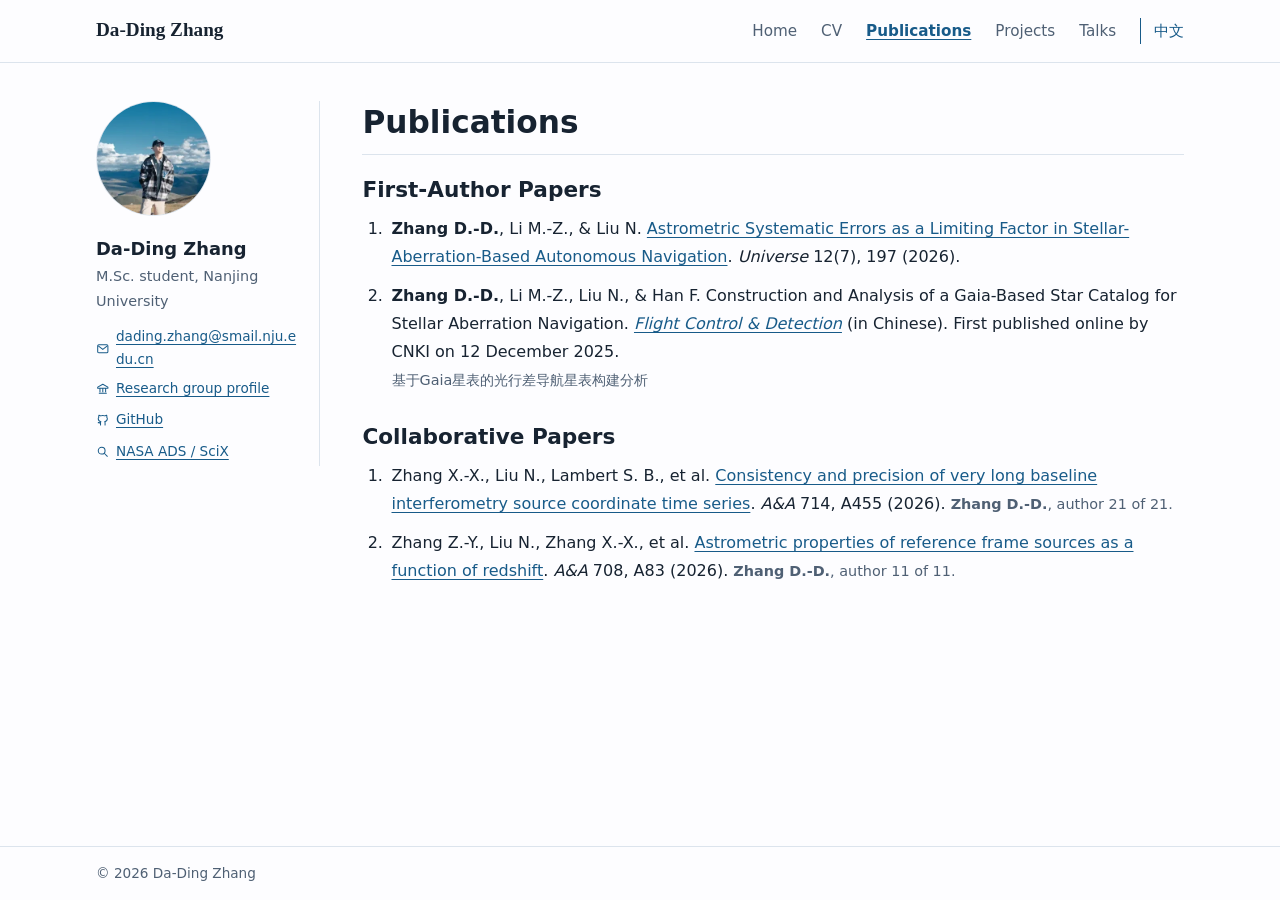
<file: en/publications/index.html>
<!doctype html>
<html lang="en">
<head>
  <meta charset="utf-8">
  <meta name="viewport" content="width=device-width, initial-scale=1">
  <meta name="description" content="First-author and collaborative papers by Da-Ding Zhang.">
  <link rel="canonical" href="https://zhangdading.github.io/en/publications/">
  <link rel="alternate" hreflang="zh-CN" href="https://zhangdading.github.io/publications/">
  <link rel="alternate" hreflang="en" href="https://zhangdading.github.io/en/publications/">
  <link rel="stylesheet" href="../../styles.css">
  <link rel="icon" href="../../favicon.ico" type="image/x-icon">
  <meta property="og:type" content="website">
  <meta property="og:locale" content="en_US">
  <meta property="og:title" content="Publications · Da-Ding Zhang">
  <meta property="og:description" content="First-author and collaborative papers by Da-Ding Zhang.">
  <meta property="og:url" content="https://zhangdading.github.io/en/publications/">
  <meta property="og:image" content="https://zhangdading.github.io/assets/share.jpg">
  <meta property="og:image:alt" content="Da-Ding Zhang, Nanjing University">
  <meta property="og:image:width" content="1200">
  <meta property="og:image:height" content="630">
  <meta name="twitter:card" content="summary_large_image">
  <link rel="apple-touch-icon" href="../../apple-touch-icon.png">
  <title>Publications · Da-Ding Zhang</title>
</head>
<body>
  <a href="#content" class="skip-link">Skip to content</a>
  <header class="site-header">
    <div class="shell header-inner">
      <a class="site-name" href="../">Da-Ding Zhang</a>
      <nav class="site-nav" aria-label="Main navigation">
          <a href="../">Home</a>
          <a href="../cv/">CV</a>
          <a href="../publications/" aria-current="page">Publications</a>
          <a href="../projects/">Projects</a>
          <a href="../talks/">Talks</a>
          <a class="language-switch" href="/publications/" lang="zh-CN" hreflang="zh-CN">中文</a>
      </nav>
    </div>
  </header>
  <div class="shell page-layout">
    <aside class="profile" aria-label="Profile">
      <a class="profile-home" href="../" aria-label="Da-Ding Zhang, home"><img src="../../assets/portrait.webp" alt="Da-Ding Zhang" width="128" height="128"></a>
      <p class="profile-name">Da-Ding Zhang</p>
      <p class="profile-role">M.Sc. student, Nanjing University</p>
      <ul class="profile-links meta-links">
        <li><a href="mailto:dading.zhang@smail.nju.edu.cn"><svg viewBox="0 0 24 24" fill="none" stroke="currentColor" stroke-width="1.8" aria-hidden="true"><rect x="3" y="5" width="18" height="14" rx="2"/><path d="m4 7 8 6 8-6"/></svg><span>dading.zhang@smail.nju.edu.cn</span></a></li>
        <li><a href="https://njuastrometry.github.io/en/author/da-ding-zhang/" hreflang="en"><svg viewBox="0 0 24 24" fill="none" stroke="currentColor" stroke-width="1.8" stroke-linejoin="round" aria-hidden="true"><path d="m3 9 9-5 9 5v2H3zm2 11h14M7 11v7m5-7v7m5-7v7"/></svg>Research group profile</a></li>
        <li><a href="https://github.com/zhangdading"><svg viewBox="0 0 24 24" fill="none" stroke="currentColor" stroke-width="1.8" stroke-linecap="round" stroke-linejoin="round" aria-hidden="true"><path d="m8 19-2-2H4m12 4v-4a2.5 2.5 0 0 0-.7-1.7c2.4-.3 4.7-1.2 4.7-5a4 4 0 0 0-1.1-2.9A3.6 3.6 0 0 0 18.8 4s-.9-.3-3 1.1a12 12 0 0 0-7.6 0C6.1 3.7 5.2 4 5.2 4a3.6 3.6 0 0 0-.1 3.4A4 4 0 0 0 4 10.3c0 3.8 2.3 4.7 4.7 5A2.5 2.5 0 0 0 8 17v4"/></svg>GitHub</a></li>
        <li><a href="https://scixplorer.org/abs/2026Univ...12..197Z/abstract" aria-label="View the Universe paper in NASA ADS / SciX"><svg viewBox="0 0 24 24" fill="none" stroke="currentColor" stroke-width="1.8" stroke-linecap="round" aria-hidden="true"><circle cx="10" cy="10" r="6"/><path d="m15 15 5 5"/></svg>NASA ADS / SciX</a></li>
      </ul>
    </aside>
    <main id="content" class="page-content">
      <h1>Publications</h1>

      <section aria-labelledby="first-author">
        <h2 id="first-author">First-Author Papers</h2>
        <ol class="citations">
          <li><strong>Zhang D.-D.</strong>, Li M.-Z., &amp; Liu N. <a href="https://doi.org/10.3390/universe12070197">Astrometric Systematic Errors as a Limiting Factor in Stellar-Aberration-Based Autonomous Navigation</a>. <cite>Universe</cite> 12(7), 197 (2026).</li>
          <li><strong>Zhang D.-D.</strong>, Li M.-Z., Liu N., &amp; Han F. Construction and Analysis of a Gaia-Based Star Catalog for Stellar Aberration Navigation. <cite><a href="https://castjournals.cast.org.cn/joweb/fkytc/EN/current" aria-label="Flight Control &amp; Detection journal website">Flight Control &amp; Detection</a></cite> (in Chinese). First published online by CNKI on <time datetime="2025-12-12">12 December 2025</time>.<br><span class="author-note" lang="zh-CN">基于Gaia星表的光行差导航星表构建分析</span></li>
        </ol>
      </section>

      <section aria-labelledby="coauthor">
        <h2 id="coauthor">Collaborative Papers</h2>
        <ol class="citations">
          <li>Zhang X.-X., Liu N., Lambert S. B., et al. <a href="https://doi.org/10.1051/0004-6361/202661431">Consistency and precision of very long baseline interferometry source coordinate time series</a>. <cite>A&amp;A</cite> 714, A455 (2026). <span class="author-note"><strong>Zhang D.-D.</strong>, author 21 of 21.</span></li>
          <li>Zhang Z.-Y., Liu N., Zhang X.-X., et al. <a href="https://doi.org/10.1051/0004-6361/202558731">Astrometric properties of reference frame sources as a function of redshift</a>. <cite>A&amp;A</cite> 708, A83 (2026). <span class="author-note"><strong>Zhang D.-D.</strong>, author 11 of 11.</span></li>
        </ol>
      </section>
    </main>
  </div>
  <footer class="site-footer">
    <div class="shell">© 2026 Da-Ding Zhang</div>
  </footer>
</body>
</html>
</file>
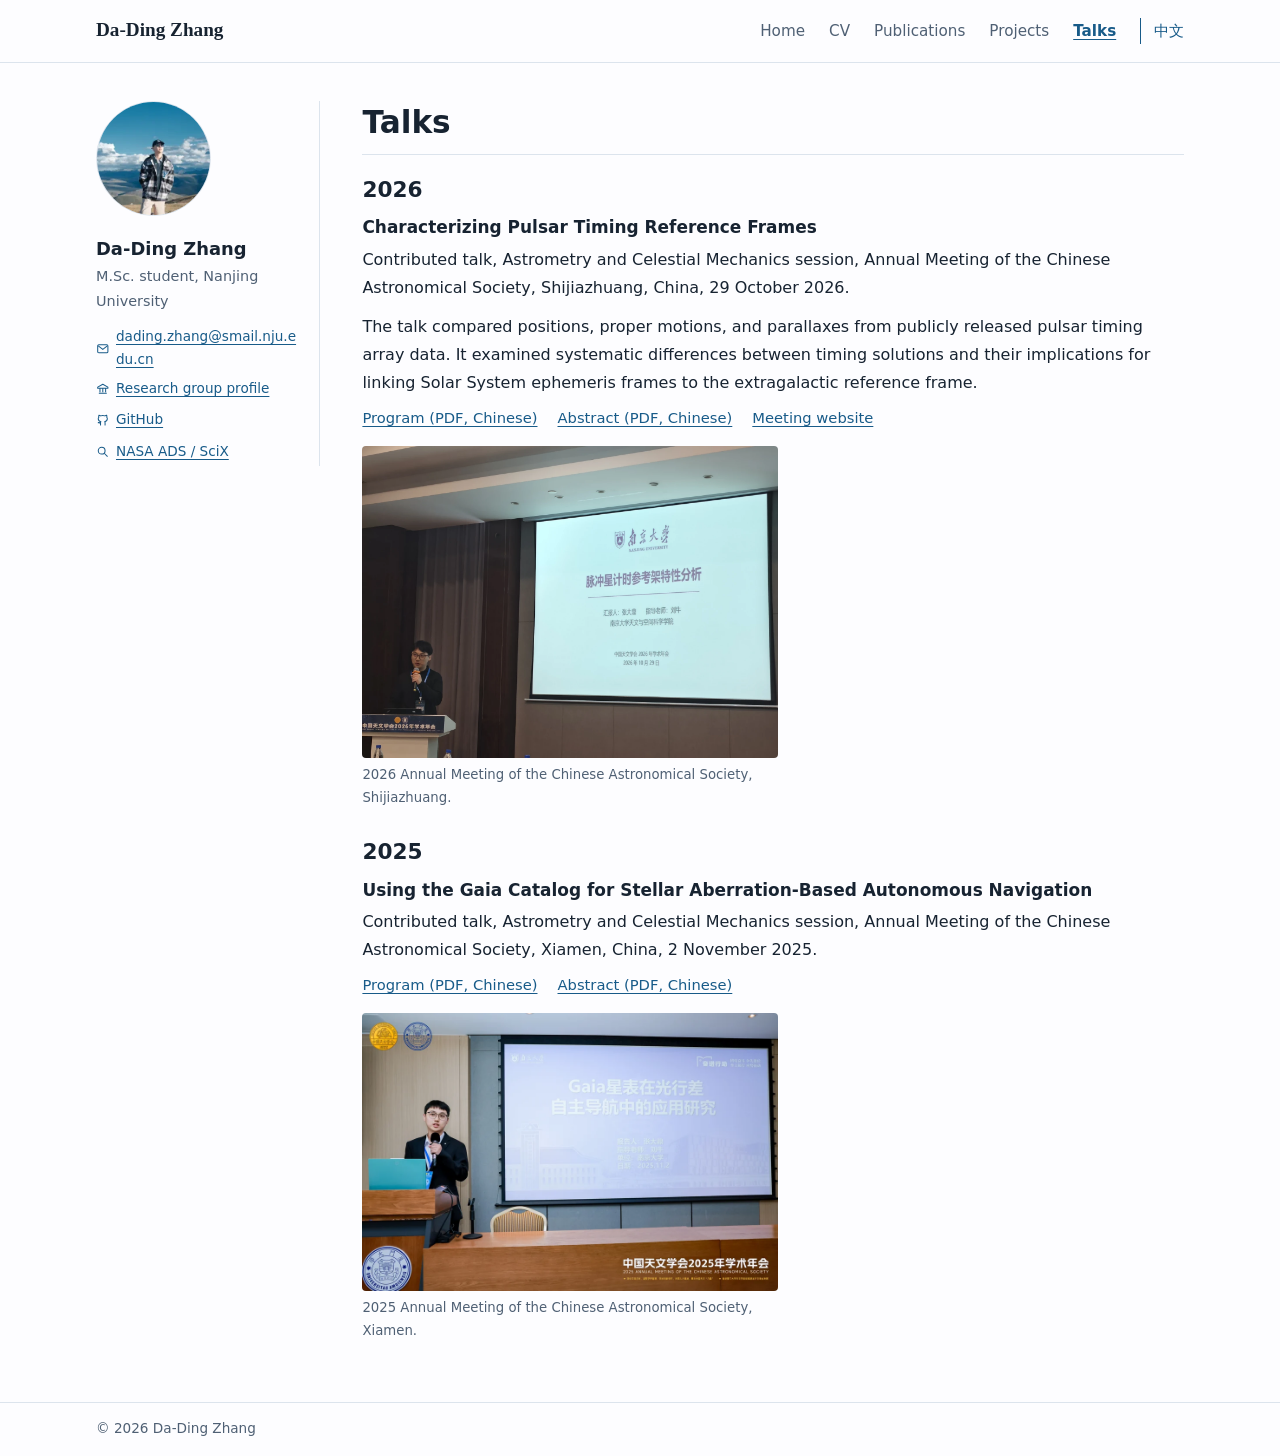
<file: en/talks/index.html>
<!doctype html>
<html lang="en">
<head>
  <meta charset="utf-8">
  <meta name="viewport" content="width=device-width, initial-scale=1">
  <meta name="description" content="Contributed talks by Da-Ding Zhang at the 2026 and 2025 annual meetings of the Chinese Astronomical Society.">
  <link rel="canonical" href="https://zhangdading.github.io/en/talks/">
  <link rel="alternate" hreflang="zh-CN" href="https://zhangdading.github.io/talks/">
  <link rel="alternate" hreflang="en" href="https://zhangdading.github.io/en/talks/">
  <link rel="stylesheet" href="../../styles.css">
  <link rel="icon" href="../../favicon.ico" type="image/x-icon">
  <meta property="og:type" content="website">
  <meta property="og:locale" content="en_US">
  <meta property="og:title" content="Talks · Da-Ding Zhang">
  <meta property="og:description" content="Contributed talks by Da-Ding Zhang at the 2026 and 2025 annual meetings of the Chinese Astronomical Society.">
  <meta property="og:url" content="https://zhangdading.github.io/en/talks/">
  <meta property="og:image" content="https://zhangdading.github.io/assets/share.jpg">
  <meta property="og:image:alt" content="Da-Ding Zhang, Nanjing University">
  <meta property="og:image:width" content="1200">
  <meta property="og:image:height" content="630">
  <meta name="twitter:card" content="summary_large_image">
  <link rel="apple-touch-icon" href="../../apple-touch-icon.png">
  <title>Talks · Da-Ding Zhang</title>
</head>
<body>
  <a href="#content" class="skip-link">Skip to content</a>
  <header class="site-header">
    <div class="shell header-inner">
      <a class="site-name" href="../">Da-Ding Zhang</a>
      <nav class="site-nav" aria-label="Main navigation">
          <a href="../">Home</a>
          <a href="../cv/">CV</a>
          <a href="../publications/">Publications</a>
          <a href="../projects/">Projects</a>
          <a href="../talks/" aria-current="page">Talks</a>
          <a class="language-switch" href="/talks/" lang="zh-CN" hreflang="zh-CN">中文</a>
      </nav>
    </div>
  </header>
  <div class="shell page-layout">
    <aside class="profile" aria-label="Profile">
      <a class="profile-home" href="../" aria-label="Da-Ding Zhang, home"><img src="../../assets/portrait.webp" alt="Da-Ding Zhang" width="128" height="128"></a>
      <p class="profile-name">Da-Ding Zhang</p>
      <p class="profile-role">M.Sc. student, Nanjing University</p>
      <ul class="profile-links meta-links">
        <li><a href="mailto:dading.zhang@smail.nju.edu.cn"><svg viewBox="0 0 24 24" fill="none" stroke="currentColor" stroke-width="1.8" aria-hidden="true"><rect x="3" y="5" width="18" height="14" rx="2"/><path d="m4 7 8 6 8-6"/></svg><span>dading.zhang@smail.nju.edu.cn</span></a></li>
        <li><a href="https://njuastrometry.github.io/en/author/da-ding-zhang/" hreflang="en"><svg viewBox="0 0 24 24" fill="none" stroke="currentColor" stroke-width="1.8" stroke-linejoin="round" aria-hidden="true"><path d="m3 9 9-5 9 5v2H3zm2 11h14M7 11v7m5-7v7m5-7v7"/></svg>Research group profile</a></li>
        <li><a href="https://github.com/zhangdading"><svg viewBox="0 0 24 24" fill="none" stroke="currentColor" stroke-width="1.8" stroke-linecap="round" stroke-linejoin="round" aria-hidden="true"><path d="m8 19-2-2H4m12 4v-4a2.5 2.5 0 0 0-.7-1.7c2.4-.3 4.7-1.2 4.7-5a4 4 0 0 0-1.1-2.9A3.6 3.6 0 0 0 18.8 4s-.9-.3-3 1.1a12 12 0 0 0-7.6 0C6.1 3.7 5.2 4 5.2 4a3.6 3.6 0 0 0-.1 3.4A4 4 0 0 0 4 10.3c0 3.8 2.3 4.7 4.7 5A2.5 2.5 0 0 0 8 17v4"/></svg>GitHub</a></li>
        <li><a href="https://scixplorer.org/abs/2026Univ...12..197Z/abstract" aria-label="View the Universe paper in NASA ADS / SciX"><svg viewBox="0 0 24 24" fill="none" stroke="currentColor" stroke-width="1.8" stroke-linecap="round" aria-hidden="true"><circle cx="10" cy="10" r="6"/><path d="m15 15 5 5"/></svg>NASA ADS / SciX</a></li>
      </ul>
    </aside>
    <main id="content" class="page-content">
      <h1>Talks</h1>

      <section aria-labelledby="year-2026">
        <h2 id="year-2026">2026</h2>
        <article class="talk" id="talk-2026">
          <h3>Characterizing Pulsar Timing Reference Frames</h3>
          <p>Contributed talk, Astrometry and Celestial Mechanics session, Annual Meeting of the Chinese Astronomical Society, Shijiazhuang, China, <time datetime="2026-10-29">29 October 2026</time>.</p>
          <p class="talk-summary">The talk compared positions, proper motions, and parallaxes from publicly released pulsar timing array data. It examined systematic differences between timing solutions and their implications for linking Solar System ephemeris frames to the extragalactic reference frame.</p>
          <ul class="document-links">
            <li><a href="https://oss.bj-dx-dzqywjd-hlw-icp.inspurcloudoss.com:6063/nianhuichangjing-zhengshi/xshy/1792983445780_04639a1d6b1d4141ba8becf3046d8926.pdf#page=17" hreflang="zh-CN">Program (PDF, Chinese)</a></li>
            <li><a href="https://oss.bj-dx-dzqywjd-hlw-icp.inspurcloudoss.com:6063/nianhuichangjing-zhengshi/xshy/1792983450838_12efbcb8a8704891b41ed0bc5e225d6c.pdf#page=109" hreflang="zh-CN">Abstract (PDF, Chinese)</a></li>
            <li><a href="https://hybg.cast.org.cn/article?id=58071&amp;pid=0&amp;article_id=132354&amp;menuId=37121" hreflang="zh-CN">Meeting website</a></li>
          </ul>
          <figure class="talk-photo">
            <a href="../../assets/conference-2026.webp" aria-label="View the full-size photo from the 2026 annual meeting">
              <img src="../../assets/conference-2026.webp" alt="Da-Ding Zhang presenting his pulsar timing research at the 2026 annual meeting in Shijiazhuang" width="1440" height="1080" loading="lazy">
            </a>
            <figcaption>2026 Annual Meeting of the Chinese Astronomical Society, Shijiazhuang.</figcaption>
          </figure>
        </article>
      </section>

      <section aria-labelledby="year-2025">
        <h2 id="year-2025">2025</h2>
        <article class="talk" id="talk-2025">
          <h3>Using the Gaia Catalog for Stellar Aberration-Based Autonomous Navigation</h3>
          <p>Contributed talk, Astrometry and Celestial Mechanics session, Annual Meeting of the Chinese Astronomical Society, Xiamen, China, <time datetime="2025-11-02">2 November 2025</time>.</p>
          <ul class="document-links">
            <li><a href="https://2025casmeeting.casconf.cn/static/1940323105373294592/pages/file/d2f5a907db924ab983798ff632139dfb.pdf" hreflang="zh-CN">Program (PDF, Chinese)</a></li>
            <li><a href="https://2025casmeeting.casconf.cn/static/1940323105373294592/pages/file/4448334a334d4945a6ad46345ed9928d.pdf" hreflang="zh-CN">Abstract (PDF, Chinese)</a></li>
          </ul>
          <figure class="talk-photo">
            <a href="../../assets/conference-2025.webp">
              <img src="../../assets/conference-2025.webp" alt="Da-Ding Zhang presenting at the 2025 annual meeting in Xiamen" width="960" height="640" loading="lazy">
            </a>
            <figcaption>2025 Annual Meeting of the Chinese Astronomical Society, Xiamen.</figcaption>
          </figure>
        </article>
      </section>
    </main>
  </div>
  <footer class="site-footer">
    <div class="shell">© 2026 Da-Ding Zhang</div>
  </footer>
</body>
</html>
</file>
<file: styles.css>
:root {
  color-scheme: light;
  --paper: #fdfdff;
  --ink: #172331;
  --muted: #4f6074;
  --link: #185b89;
  --rule: #dce4ed;
  --navy: #101f30;
  --ice: #cde3f8;
  --sans: "Segoe UI", "PingFang SC", "Microsoft YaHei", system-ui, sans-serif;
  --serif: Georgia, "Noto Serif SC", "Songti SC", serif;
}

* { box-sizing: border-box; }
html { min-width: 0; }
body {
  display: flex;
  flex-direction: column;
  min-height: 100vh;
  margin: 0;
  background: var(--paper);
  color: var(--ink);
  font: 1rem/1.75 var(--sans);
}
a { color: var(--link); text-underline-offset: .19em; overflow-wrap: anywhere; }
a:hover { text-decoration-thickness: .13em; }
a:focus-visible { outline: .15rem solid currentColor; outline-offset: .25rem; }
img { display: block; max-width: 100%; height: auto; }
h1, h2, h3, p, figure { margin: 0; }
.shell { width: min(100% - 3rem, 68rem); margin-inline: auto; }
.skip-link {
  position: absolute;
  z-index: 2;
  top: .75rem;
  left: .75rem;
  padding: .5rem 1rem;
  transform: translateY(-175%);
  background: var(--paper);
}
.skip-link:focus { transform: none; }

.masthead {
  position: relative;
  background: var(--navy);
  color: #fff;
  overflow: hidden;
}
.masthead::before {
  content: "";
  position: absolute;
  inset: 0;
  pointer-events: none;
  background:
    radial-gradient(1px 1px at 6% 19%, #abc6e4 96%, transparent),
    radial-gradient(1px 1px at 21% 81%, #7595b7 96%, transparent),
    radial-gradient(2px 2px at 46% 13%, #91aeca 96%, transparent),
    radial-gradient(1px 1px at 52% 54%, #abc6e4 96%, transparent),
    radial-gradient(1px 1px at 58% 25%, #7595b7 96%, transparent),
    radial-gradient(2px 2px at 63% 69%, #8ba9c9 96%, transparent),
    radial-gradient(1px 1px at 72% 9%, #abc6e4 96%, transparent),
    radial-gradient(1px 1px at 77% 85%, #abc6e4 96%, transparent),
    radial-gradient(2px 2px at 88% 15%, #b7cee7 96%, transparent),
    radial-gradient(1px 1px at 94% 62%, #abc6e4 96%, transparent),
    radial-gradient(ellipse at 77% 45%, #233d5b 0%, transparent 53%);
}
.masthead-inner {
  position: relative;
  display: grid;
  grid-template-columns: 1.2fr 1fr;
  align-items: center;
  gap: 3rem;
  min-height: 30rem;
  padding-block: clamp(3.3rem, 8vw, 6rem);
}
.institution { margin-bottom: .9rem; color: var(--ice); font-size: .96rem; letter-spacing: .08em; }
.identity h1 {
  font: 700 clamp(3rem, 6.2vw, 5.15rem)/1.07 var(--serif);
  letter-spacing: .04em;
}
.identity h1 span {
  display: block;
  margin-top: .6rem;
  font-size: .58em;
  font-weight: 400;
  letter-spacing: -.015em;
}
.identity:lang(zh-CN) h1 { font-family: var(--sans); }
.identity:lang(zh-CN) h1 span { font-family: Georgia, serif; }
.identity:lang(en) h1 {
  font-size: clamp(2.6rem, 5.2vw, 4.5rem);
  letter-spacing: -.02em;
}
.identity:lang(en) h1 span {
  font-size: .53em;
  letter-spacing: .06em;
}
.role { margin-top: .6rem; color: var(--ice); font-size: 1.05rem; }
.hero-nav,
.masthead-links,
.site-nav {
  display: flex;
  flex-wrap: wrap;
  align-items: center;
  gap: .45rem 1.5rem;
}
.hero-nav { margin-top: 1.6rem; }
.hero-nav a { color: #fff; font-weight: 600; text-decoration: none; }
.hero-nav a:hover { text-decoration: underline; }
.masthead-links { margin-top: .9rem; }
.masthead-links a { color: var(--ice); font-size: .88rem; }
.portrait-field {
  position: relative;
  display: grid;
  place-items: center;
  aspect-ratio: 1;
  justify-self: end;
  width: min(100%, 22rem);
  isolation: isolate;
}
.portrait-field::before,
.portrait-field::after {
  position: absolute;
  z-index: -1;
  content: "";
  border: 1px solid #748ead68;
  border-radius: 50%;
  width: 111%;
  height: 68%;
  transform: rotate(-34deg);
}
.portrait-field::after { width: 113%; height: 78%; transform: rotate(31deg); border-color: #748ead42; }
.hero-portrait {
  width: 68%;
  border: .2rem solid #91a9c3;
  border-radius: 50%;
  box-shadow: 0 .55rem 2rem #07152375;
}

.home-content { padding-block: 2.5rem 3.5rem; }
.home-content h2 { margin-bottom: .7rem; }
.intro p { max-width: 50rem; }
.meta-links a { display: inline-flex; align-items: center; gap: .4rem; }
.meta-links svg { width: 1em; height: 1em; flex: none; }
.research, .highlights { margin-top: 1.65rem; padding-top: 1.55rem; border-top: 1px solid var(--rule); }
.research-topics { display: grid; grid-template-columns: 1fr 1fr; gap: 1.25rem 2.25rem; }
h2 { font-size: 1.35rem; line-height: 1.4; }
h3 { font-size: 1.06rem; line-height: 1.5; }
.research-topics p { margin-top: .35rem; }
.highlights ul { margin: 0; padding-inline-start: 1.25rem; }
.highlights li + li { margin-top: .25rem; }

.site-header { border-bottom: 1px solid var(--rule); }
.header-inner {
  display: flex;
  align-items: center;
  justify-content: space-between;
  flex-wrap: wrap;
  gap: .5rem 1.5rem;
  padding-block: 1.1rem;
}
.site-name:lang(zh-CN) { font-family: var(--sans); }
.site-name { color: var(--ink); font: 700 1.2rem/1.3 var(--serif); text-decoration: none; }
.site-nav a { color: var(--muted); font-size: .95rem; text-decoration: none; }
.site-nav a:hover,
.site-nav a[aria-current="page"] { color: var(--link); text-decoration: underline; }
.site-nav a[aria-current="page"] { font-weight: 650; }
.hero-nav .language-switch,
.site-nav .language-switch {
  border-inline-start: 1px solid currentColor;
  padding-inline-start: .8rem;
}
.hero-nav .language-switch { color: var(--ice); }
.site-nav .language-switch { color: var(--link); }
.page-layout {
  display: grid;
  grid-template-columns: 14rem minmax(0, 1fr);
  gap: 2.65rem;
  padding-block: 2.4rem 3.75rem;
}
.profile { border-right: 1px solid var(--rule); padding-right: 1.2rem; align-self: start; }
.profile-home { display: inline-block; }
.profile img { width: 7.2rem; border: 1px solid var(--rule); border-radius: 50%; }
.profile-name { margin-top: .45rem; font-size: 1.12rem; font-weight: 700; }
.profile-role { color: var(--muted); font-size: .9rem; }
.profile-links { list-style: none; padding: 0; margin: .65rem 0 0; font-size: .85rem; }
.profile-links li + li { margin-top: .3rem; }
.page-content h1 { margin-bottom: 1.25rem; padding-bottom: .65rem; border-bottom: 1px solid var(--rule); font-size: 1.95rem; line-height: 1.35; }
.page-content h2 { margin-bottom: .65rem; }
.page-content section + section { margin-top: 1.7rem; }
.page-content p + p { margin-top: .55rem; }
.citations { margin: 0; padding-inline-start: 1.6rem; }
.citations li { padding-inline-start: .22rem; }
.citations li + li { margin-top: .7rem; }
.author-note { color: var(--muted); font-size: .9rem; }
.details,
.timeline { display: grid; grid-template-columns: max-content minmax(0, 1fr); gap: .45rem 1.15rem; margin: 0; }
.details { margin-bottom: .85rem; }
.timeline { row-gap: .9rem; }
.details dt,
.timeline dt { color: var(--muted); font-size: .94rem; }
.details dd,
.timeline dd { margin: 0; }
.talk p { margin-top: .3rem; }
.talk .talk-summary { margin-top: .7rem; }
.cv-download { margin-bottom: 1.35rem; }
.document-links {
  display: flex;
  flex-wrap: wrap;
  gap: .3rem 1.25rem;
  list-style: none;
  margin: .5rem 0 0;
  padding: 0;
  font-size: .92rem;
}
.talk-photo { max-width: 26rem; margin-top: 1rem; }
.talk-photo img { border-radius: .25rem; }
figcaption { margin-top: .3rem; color: var(--muted); font-size: .83rem; }
.site-footer { margin-top: auto; border-top: 1px solid var(--rule); color: var(--muted); font-size: .85rem; }
.site-footer .shell { padding-block: .9rem; }

@media (max-width: 44rem) {
  .shell { width: calc(100% - 2rem); }
  .masthead-inner { grid-template-columns: minmax(0, 1fr) 8rem; min-height: 0; gap: 1rem; padding-block: 2.8rem; }
  .hero-portrait { width: 80%; border-width: .2rem; }
  .research-topics { grid-template-columns: 1fr; }
  .page-layout { grid-template-columns: minmax(0, 1fr); gap: 1.6rem; padding-top: 1.55rem; }
  .profile { grid-row: 2; border-right: 0; border-top: 1px solid var(--rule); padding: 1rem 0 0; }
  .profile img { width: 4.5rem; }
  .profile-home { position: relative; float: left; margin-right: .9rem; }
  .profile-name { margin-top: 0; }
  .profile-links { display: flex; flex-wrap: wrap; gap: .15rem 1rem; }
  .profile-links li + li { margin-top: 0; }
}
@media (max-width: 30rem) {
  .masthead-inner { grid-template-columns: minmax(0, 1fr); gap: .75rem; text-align: center; padding-block: 2rem 2.2rem; }
  .portrait-field { grid-row: 1; justify-self: center; width: 9.5rem; }
  .hero-portrait { width: 86%; }
  .institution { font-size: .83rem; margin-bottom: .5rem; }
  .identity h1 { font-size: clamp(2.1rem, 9vw, 3rem); }
  .identity:lang(en) h1 { font-size: clamp(1.9rem, 8.7vw, 3rem); }
  .hero-nav, .masthead-links { justify-content: center; }
  .hero-nav { margin-top: 1.1rem; }
  .hero-nav, .site-nav { gap: .3rem 1.15rem; }
  .hero-nav:lang(en), .site-nav:lang(en) { column-gap: .75rem; }
  .timeline { grid-template-columns: minmax(0, 1fr); gap: .12rem; }
  .timeline dd + dt { margin-top: .65rem; }
}
</file>
